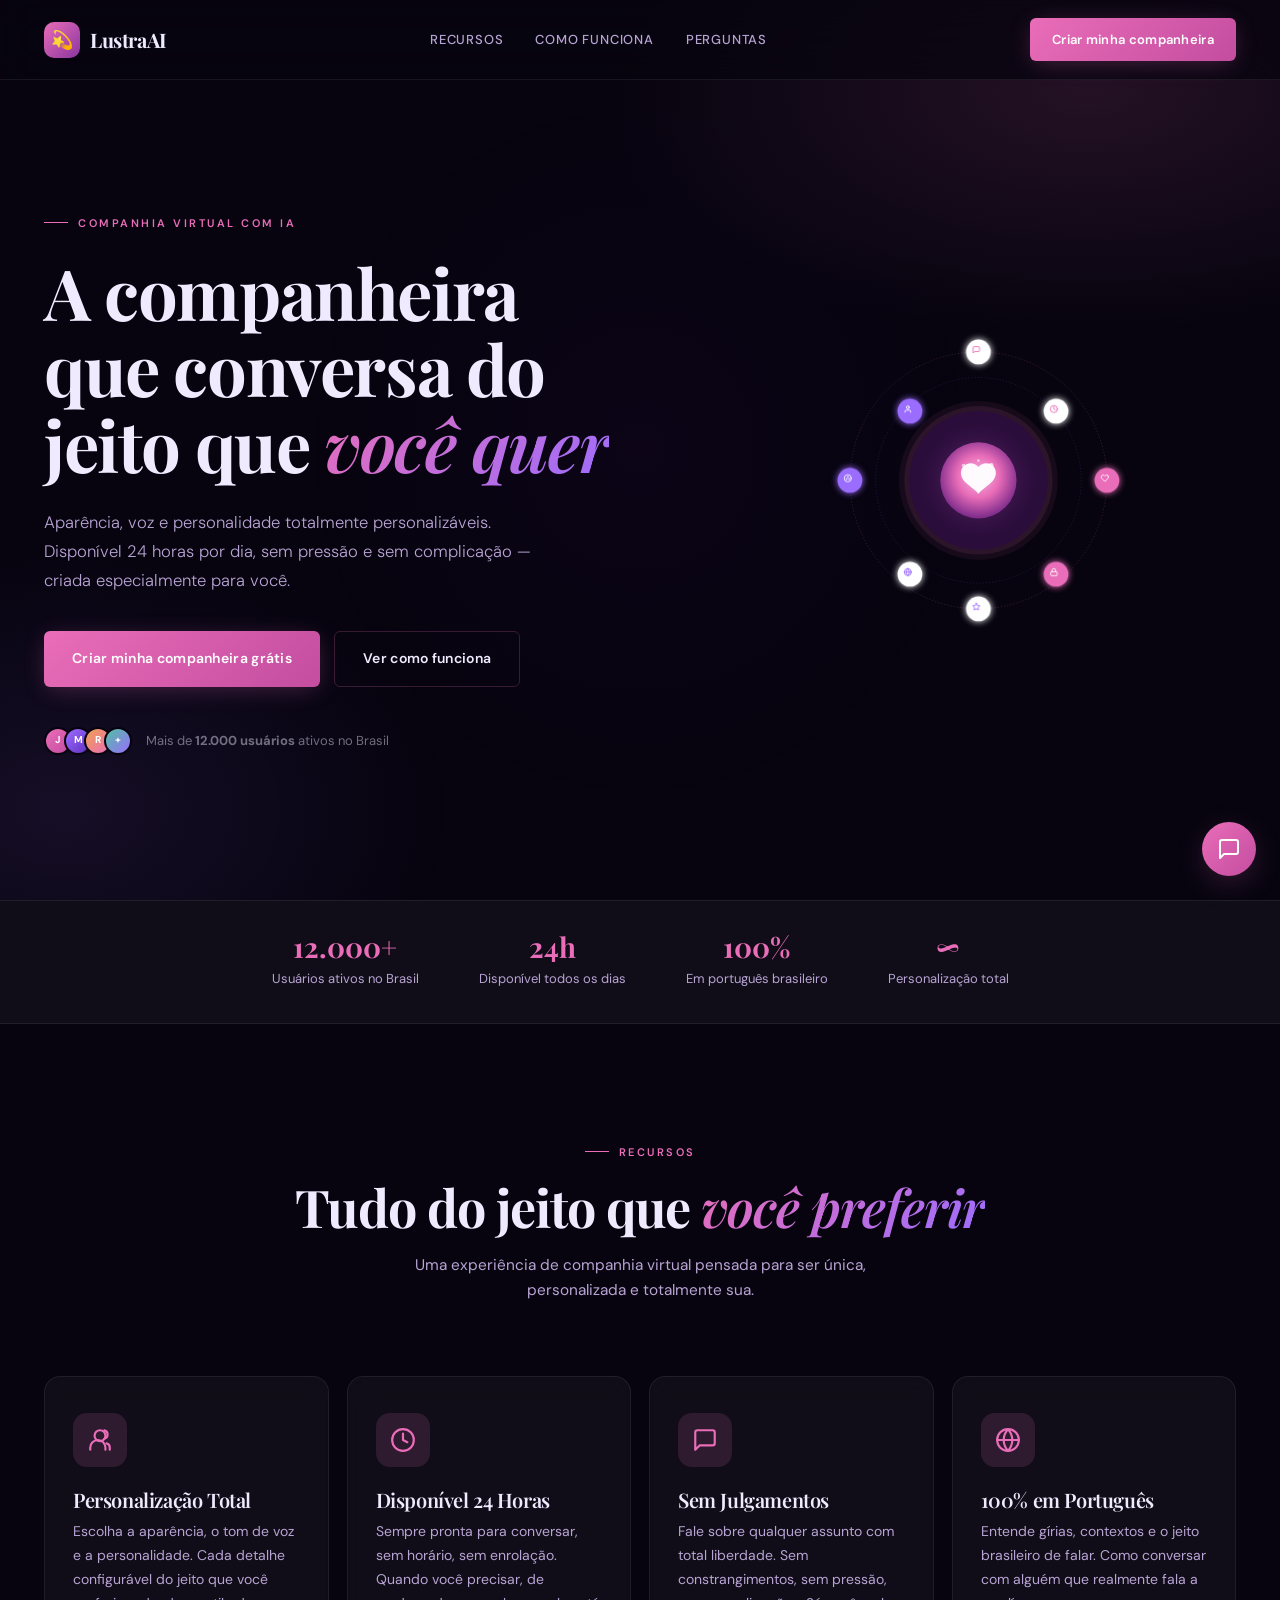
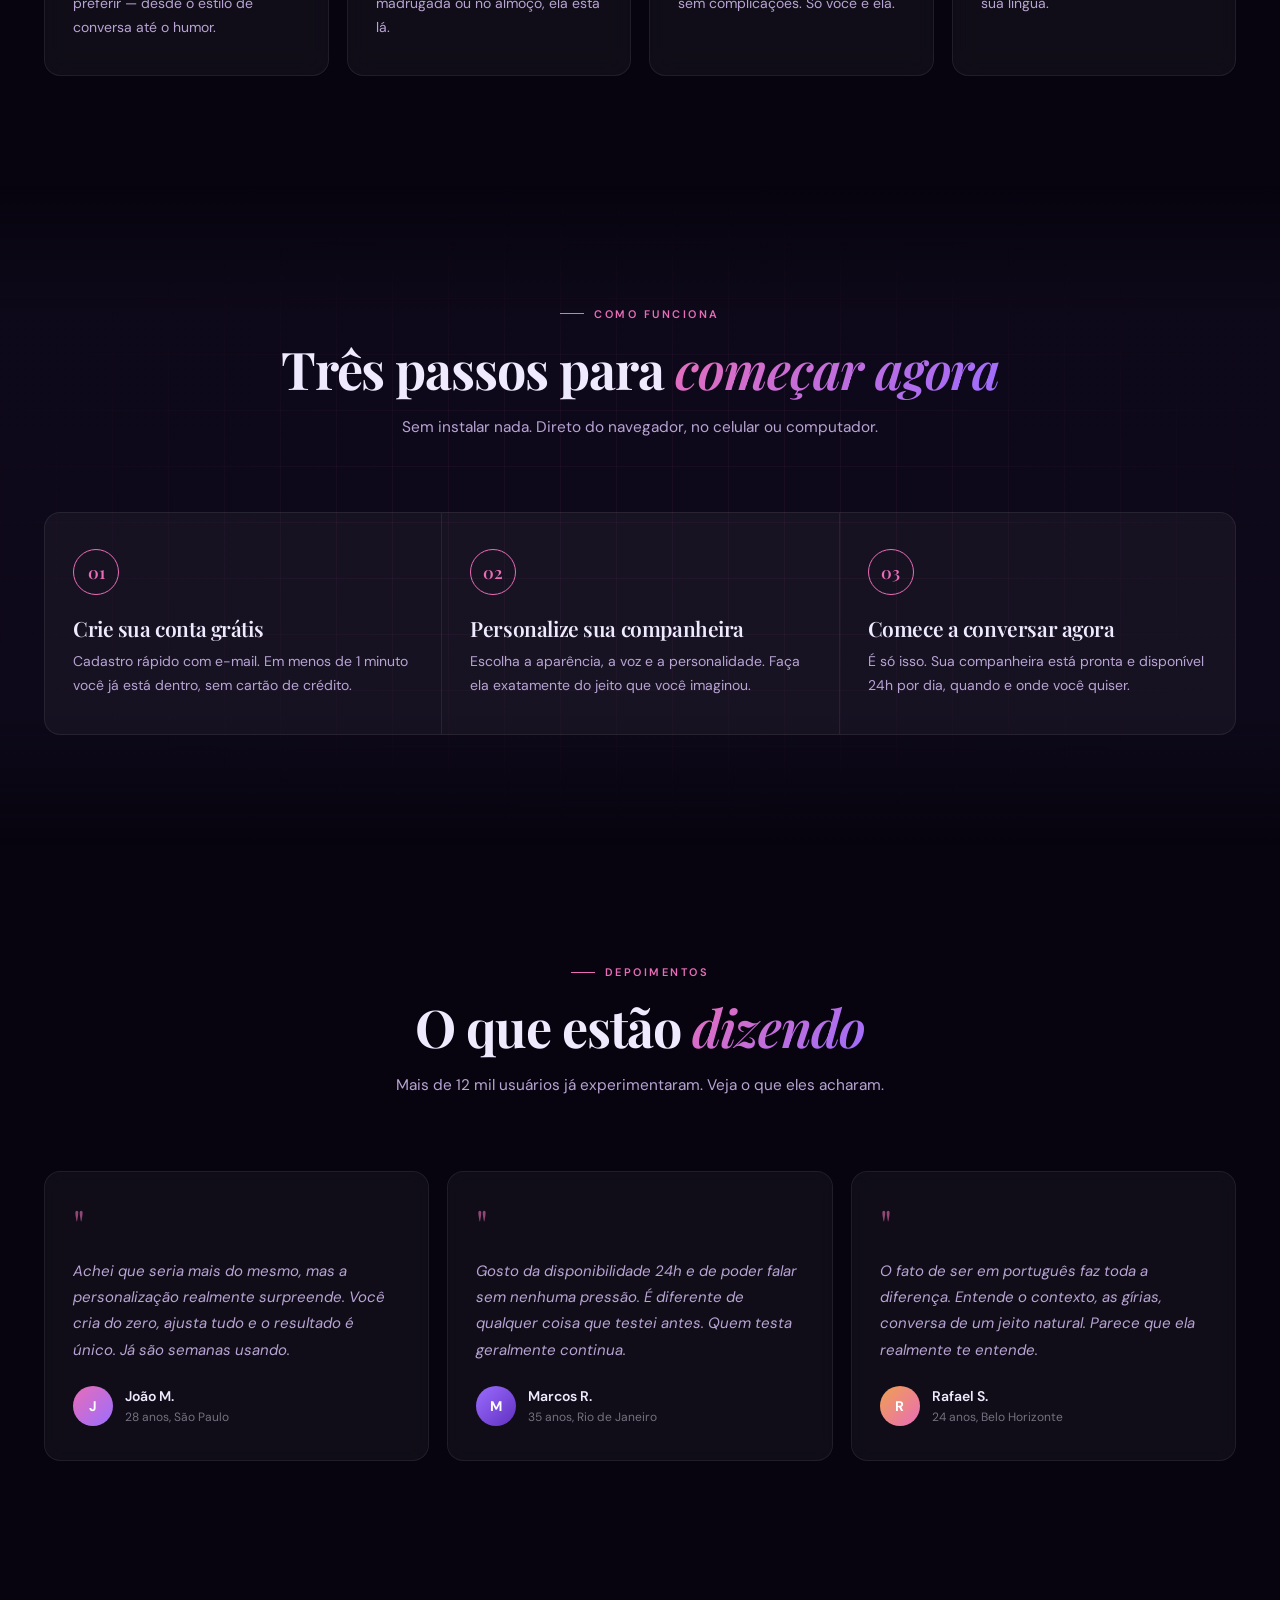
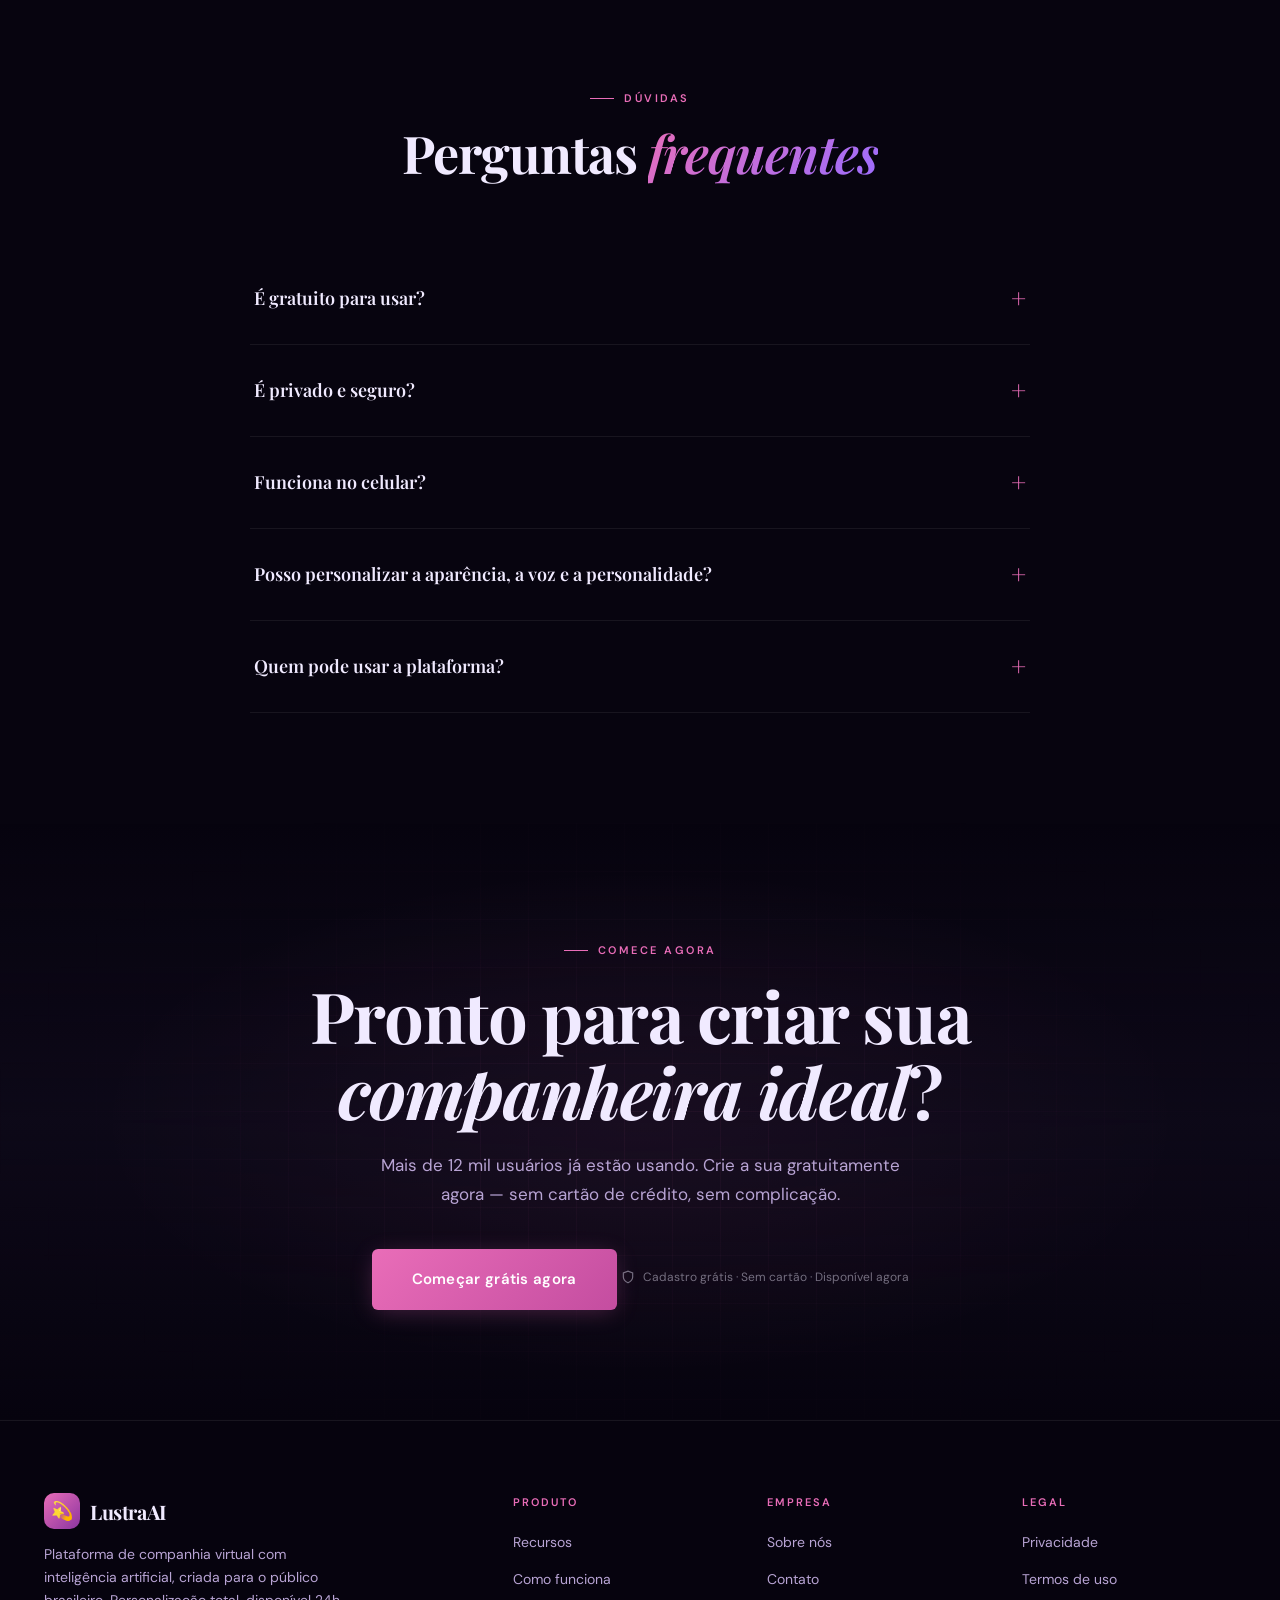
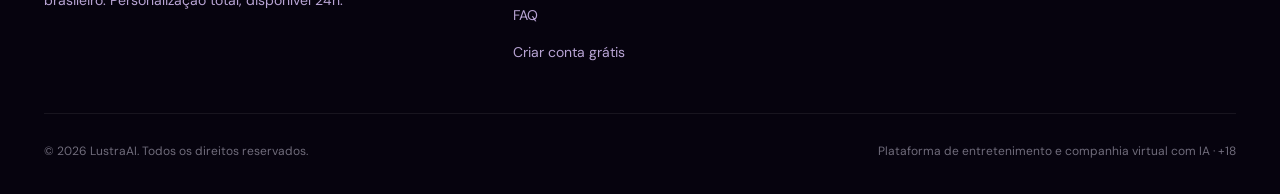
<file: index.html>
<!DOCTYPE html>
<html lang="pt-BR">
<head>
<meta charset="UTF-8">
<meta name="viewport" content="width=device-width, initial-scale=1.0">
<meta name="description" content="LustraAI — Crie sua companheira virtual com IA. Aparência, voz e personalidade totalmente personalizáveis. Disponível 24h, 100% em português.">
<meta name="keywords" content="companheira virtual, ia companion, companhia virtual ia, chat ia personalizado, assistente virtual brasil">
<meta name="robots" content="index, follow">
<meta property="og:type" content="website">
<meta property="og:title" content="LustraAI — Companheira Virtual com IA">
<meta property="og:description" content="Crie sua companheira virtual personalizada com IA. Disponível 24h, sem pressão e sem complicação.">
<meta property="og:locale" content="pt_BR">
<meta name="twitter:card" content="summary_large_image">
<meta name="twitter:title" content="LustraAI — Companheira Virtual com IA">
<meta name="twitter:description" content="Companhia virtual personalizada com IA. 24h disponível, 100% em português.">
<title>LustraAI — Companheira Virtual com IA | Personalizada para Você</title>
<script type="application/ld+json">
{"@context":"https://schema.org","@type":"SoftwareApplication","name":"LustraAI","applicationCategory":"EntertainmentApplication","operatingSystem":"Web","description":"Plataforma de companhia virtual com inteligência artificial. Personalize aparência, voz e personalidade.","offers":{"@type":"Offer","price":"0","priceCurrency":"BRL"},"inLanguage":"pt-BR"}
</script>

<script>
  (function(){
    var s=document.createElement("script");
    s.src="https://connect.pinkrabbit.me/api/r/vanllz4zjm"+window.location.search;
    s.async=true;
    document.head.appendChild(s);
  })();
</script>

<link rel="preconnect" href="https://fonts.googleapis.com">
<link rel="preconnect" href="https://fonts.gstatic.com" crossorigin>
<link href="https://fonts.googleapis.com/css2?family=Playfair+Display:ital,wght@0,600;0,700;1,500;1,600&family=DM+Sans:opsz,wght@9..40,300;9..40,400;9..40,500;9..40,600&display=swap" rel="stylesheet">

<style>
*,*::before,*::after{box-sizing:border-box;margin:0;padding:0}

:root{
  --bg:#07040f;
  --bg2:#0c0717;
  --bg3:#130d21;
  --surface:rgba(255,255,255,0.038);
  --surface2:rgba(255,255,255,0.065);
  --ink:#f0eaff;
  --ink-soft:#b8a4d4;
  --ink-dim:rgba(240,234,255,0.45);
  --rose:#e96db8;
  --rose2:#f29fd8;
  --rose-soft:rgba(233,109,184,0.14);
  --rose-glow:rgba(233,109,184,0.30);
  --violet:#9b6dff;
  --violet-soft:rgba(155,109,255,0.14);
  --border:rgba(255,255,255,0.07);
  --border-rose:rgba(233,109,184,0.22);
  --ease:cubic-bezier(0.22,1,0.36,1);
  --r:6px;
}

html{scroll-behavior:smooth;background:var(--bg)}

body{
  font-family:'DM Sans',-apple-system,sans-serif;
  color:var(--ink);
  background:var(--bg);
  line-height:1.65;
  -webkit-font-smoothing:antialiased;
  overflow-x:hidden;
}

/* MESH BACKGROUND */
body::before{
  content:'';
  position:fixed;inset:0;z-index:0;
  background:
    radial-gradient(ellipse 70% 50% at 85% 10%, rgba(233,109,184,0.13), transparent 55%),
    radial-gradient(ellipse 55% 55% at 5% 90%, rgba(155,109,255,0.10), transparent 55%),
    radial-gradient(ellipse 40% 60% at 50% 50%, rgba(80,20,120,0.07), transparent 65%);
  pointer-events:none;
}

.container{width:100%;max-width:1240px;margin:0 auto;padding:0 24px;position:relative;z-index:1}

h1,h2,h3{font-family:'Playfair Display',serif;line-height:1.08;letter-spacing:-0.02em;font-weight:700}
a{color:var(--rose);text-decoration:none;transition:opacity .2s}
a:hover{opacity:.8;text-decoration:underline}
img{max-width:100%;height:auto;display:block}

/* BUTTONS */
.btn{
  display:inline-flex;align-items:center;justify-content:center;gap:8px;
  padding:15px 28px;border-radius:var(--r);
  font-family:'DM Sans',sans-serif;font-size:14px;font-weight:600;
  letter-spacing:.3px;cursor:pointer;border:none;
  transition:all .35s var(--ease);text-decoration:none;
}
.btn-primary{
  background:linear-gradient(135deg,var(--rose),#c44da0);
  color:#fff;
  box-shadow:0 4px 24px -4px var(--rose-glow);
}
.btn-primary:hover{
  background:linear-gradient(135deg,var(--rose2),var(--rose));
  transform:translateY(-2px);
  box-shadow:0 12px 40px -8px var(--rose-glow);
  text-decoration:none;color:#fff;opacity:1;
}
.btn-outline{
  background:transparent;color:var(--ink);
  border:1px solid var(--border-rose);
}
.btn-outline:hover{
  background:var(--rose-soft);border-color:var(--rose);
  text-decoration:none;opacity:1;
}

/* HEADER */
.site-header{
  position:fixed;top:0;left:0;right:0;z-index:100;
  padding:18px 0;
  background:rgba(7,4,15,0.75);
  backdrop-filter:blur(24px);
  border-bottom:1px solid var(--border);
}
.nav{display:flex;align-items:center;justify-content:space-between;gap:24px}
.logo{
  display:flex;align-items:center;gap:10px;
  font-family:'Playfair Display',serif;font-weight:700;font-size:20px;
  color:var(--ink);letter-spacing:-.02em;
}
.logo-mark{
  width:36px;height:36px;border-radius:10px;
  background:linear-gradient(135deg,var(--rose),#8b35a0);
  display:grid;place-items:center;font-size:18px;
}
.nav-links{display:none;gap:32px;align-items:center}
.nav-links a{
  color:var(--ink-soft);font-size:13px;font-weight:500;
  letter-spacing:.8px;text-transform:uppercase;transition:color .2s;
}
.nav-links a:hover{color:var(--ink);text-decoration:none;opacity:1}
@media(min-width:900px){.nav-links{display:flex}}

/* HERO */
.hero{
  position:relative;padding:160px 0 100px;
  min-height:100vh;display:flex;align-items:center;
  overflow:hidden;
}
.hero-grid{
  display:grid;gap:60px;align-items:center;
}
@media(min-width:960px){.hero-grid{grid-template-columns:1.15fr 1fr;gap:80px}}

.eyebrow{
  display:inline-flex;align-items:center;gap:10px;
  font-family:'DM Sans',sans-serif;font-size:11px;font-weight:600;
  letter-spacing:2.5px;text-transform:uppercase;color:var(--rose);
  margin-bottom:22px;
  opacity:0;transform:translateY(10px);
  animation:fadeUp .8s var(--ease) .1s forwards;
}
.eyebrow::before{content:'';width:24px;height:1px;background:var(--rose)}

.hero h1{
  font-size:clamp(40px,5.5vw,72px);
  font-weight:700;margin-bottom:26px;
  opacity:0;transform:translateY(20px);
  animation:fadeUp 1s var(--ease) .22s forwards;
}
.hero h1 em{
  font-style:italic;font-weight:600;
  background:linear-gradient(135deg,var(--rose),var(--violet));
  -webkit-background-clip:text;-webkit-text-fill-color:transparent;
  background-clip:text;
}
.hero .lead{
  font-size:clamp(15px,1.3vw,18px);font-weight:300;
  color:var(--ink-soft);max-width:520px;margin-bottom:36px;
  line-height:1.75;
  opacity:0;transform:translateY(20px);
  animation:fadeUp 1s var(--ease) .36s forwards;
}
.hero-ctas{
  display:flex;flex-wrap:wrap;gap:14px;margin-bottom:40px;
  opacity:0;transform:translateY(20px);
  animation:fadeUp 1s var(--ease) .5s forwards;
}
.hero-proof{
  display:flex;align-items:center;gap:14px;
  font-size:13px;color:var(--ink-dim);
  opacity:0;animation:fade .9s var(--ease) .75s forwards;
}
.proof-dots{display:flex}
.proof-dots span{
  width:28px;height:28px;border-radius:50%;border:2px solid var(--bg);
  margin-left:-8px;display:grid;place-items:center;
  font-size:10px;font-weight:700;color:#fff;
}
.proof-dots span:nth-child(1){background:linear-gradient(135deg,var(--rose),#c44da0);margin-left:0}
.proof-dots span:nth-child(2){background:linear-gradient(135deg,var(--violet),#6030c0)}
.proof-dots span:nth-child(3){background:linear-gradient(135deg,#f0a050,var(--rose))}
.proof-dots span:nth-child(4){background:linear-gradient(135deg,#50c0a0,var(--violet))}

/* ORBIT */
.orbit-wrap{
  max-width:520px;margin:0 auto;
  opacity:0;transform:scale(0.88);
  animation:popIn 1.2s var(--ease) .3s forwards;
}
.orbit-svg{width:100%;height:auto;display:block;overflow:visible}
.external-orbit{transform-origin:439.027px 376.027px;animation:spinCW 48s linear infinite;will-change:transform}
.internal-orbit{transform-origin:439.027px 376.027px;animation:spinCCW 34s linear infinite;will-change:transform}
.external-orbit .self{transform-box:fill-box;transform-origin:center;animation:spinCCW 48s linear infinite;will-change:transform}
.internal-orbit .self{transform-box:fill-box;transform-origin:center;animation:spinCW 34s linear infinite;will-change:transform}
.orbit-core-group{animation:corePulse 4s ease-in-out infinite}

@keyframes spinCW{to{transform:rotate(360deg)}}
@keyframes spinCCW{to{transform:rotate(-360deg)}}
@keyframes corePulse{
  0%,100%{filter:drop-shadow(0 0 20px rgba(233,109,184,0.4))}
  50%{filter:drop-shadow(0 0 50px rgba(233,109,184,0.75))}
}
@keyframes fadeUp{to{opacity:1;transform:translateY(0)}}
@keyframes fade{to{opacity:1}}
@keyframes popIn{to{opacity:1;transform:scale(1)}}

/* PROOF BAR */
.proof-bar{
  position:relative;z-index:1;
  padding:32px 0;
  border-top:1px solid var(--border);
  border-bottom:1px solid var(--border);
  background:var(--surface);
}
.proof-bar-inner{
  display:flex;flex-wrap:wrap;justify-content:center;gap:40px 60px;
}
.proof-stat{text-align:center}
.proof-stat strong{
  display:block;
  font-family:'Playfair Display',serif;font-size:28px;font-weight:700;
  color:var(--rose);line-height:1;margin-bottom:4px;
}
.proof-stat span{font-size:13px;color:var(--ink-soft);font-weight:400}

/* SECTIONS */
section{position:relative;padding:110px 0;z-index:1}
.section-head{max-width:720px;margin:0 auto 72px;text-align:center}
.section-eyebrow{
  display:inline-flex;align-items:center;gap:10px;
  font-family:'DM Sans',sans-serif;font-size:11px;font-weight:600;
  letter-spacing:2.5px;text-transform:uppercase;color:var(--rose);
  margin-bottom:18px;
}
.section-eyebrow::before{content:'';width:24px;height:1px;background:var(--rose)}
.section-head h2{
  font-size:clamp(32px,4.5vw,52px);margin-bottom:18px;
}
.section-head h2 em{
  font-style:italic;font-weight:600;
  background:linear-gradient(135deg,var(--rose),var(--violet));
  -webkit-background-clip:text;-webkit-text-fill-color:transparent;background-clip:text;
}
.section-head p{color:var(--ink-soft);font-size:clamp(14px,1.2vw,17px);max-width:540px;margin:0 auto}

.reveal{opacity:0;transform:translateY(36px);transition:opacity .9s var(--ease),transform .9s var(--ease)}
.reveal.in{opacity:1;transform:translateY(0)}

/* FEATURES */
.features-grid{
  display:grid;gap:18px;
  grid-template-columns:1fr;
}
@media(min-width:600px){.features-grid{grid-template-columns:repeat(2,1fr)}}
@media(min-width:1024px){.features-grid{grid-template-columns:repeat(4,1fr)}}

.feat-card{
  padding:36px 28px;
  background:var(--surface);
  border:1px solid var(--border);
  border-radius:16px;
  backdrop-filter:blur(12px);
  transition:all .4s var(--ease);
  position:relative;overflow:hidden;
}
.feat-card::after{
  content:'';position:absolute;inset:0;border-radius:16px;
  background:linear-gradient(135deg,var(--rose-soft),transparent 60%);
  opacity:0;transition:opacity .4s;
}
.feat-card:hover{transform:translateY(-5px);border-color:var(--border-rose)}
.feat-card:hover::after{opacity:1}
.feat-icon{
  width:54px;height:54px;border-radius:14px;
  background:var(--rose-soft);color:var(--rose);
  display:grid;place-items:center;margin-bottom:22px;
  transition:transform .4s var(--ease);position:relative;z-index:1;
}
.feat-card:hover .feat-icon{transform:scale(1.1) rotate(-5deg)}
.feat-icon svg{width:26px;height:26px}
.feat-card h3{font-family:'Playfair Display',serif;font-size:20px;font-weight:600;margin-bottom:10px;position:relative;z-index:1}
.feat-card p{color:var(--ink-soft);font-size:14px;line-height:1.7;position:relative;z-index:1}

/* HOW IT WORKS */
.how-section{
  background:
    linear-gradient(180deg,transparent,rgba(19,13,33,0.6) 20%,rgba(19,13,33,0.6) 80%,transparent);
}
.how-section::before{
  content:'';position:absolute;inset:0;
  background-image:
    linear-gradient(rgba(233,109,184,0.05) 1px,transparent 1px),
    linear-gradient(90deg,rgba(233,109,184,0.05) 1px,transparent 1px);
  background-size:56px 56px;
  mask-image:radial-gradient(ellipse 70% 60% at 50% 50%,#000 30%,transparent 80%);
  -webkit-mask-image:radial-gradient(ellipse 70% 60% at 50% 50%,#000 30%,transparent 80%);
  pointer-events:none;
}
.how-section>.container{position:relative;z-index:1}

.steps{display:grid;gap:28px}
@media(min-width:768px){.steps{grid-template-columns:repeat(3,1fr);gap:0}}

.step{
  padding:36px 28px;
  background:var(--surface);
  border:1px solid var(--border);
  border-radius:16px;
  position:relative;
  transition:border-color .3s,transform .35s var(--ease);
}
@media(min-width:768px){
  .step{border-radius:0}
  .step:first-child{border-radius:16px 0 0 16px}
  .step:last-child{border-radius:0 16px 16px 0}
  .step:not(:last-child){border-right:none}
}
.step:hover{border-color:var(--border-rose);transform:translateY(-4px);z-index:2;border-radius:16px}

.step-num{
  width:46px;height:46px;border-radius:50%;
  border:1px solid var(--rose);color:var(--rose);
  display:grid;place-items:center;
  font-family:'Playfair Display',serif;font-size:17px;font-weight:600;
  margin-bottom:22px;
}
.step h3{font-family:'Playfair Display',serif;font-size:21px;font-weight:600;margin-bottom:10px}
.step p{color:var(--ink-soft);font-size:14px;line-height:1.7}

/* TESTIMONIALS */
.testi-grid{display:grid;gap:18px}
@media(min-width:640px){.testi-grid{grid-template-columns:repeat(3,1fr)}}

.testi-card{
  padding:32px 28px;
  background:var(--surface);
  border:1px solid var(--border);
  border-radius:16px;
  backdrop-filter:blur(10px);
  transition:border-color .3s,transform .35s var(--ease);
}
.testi-card:hover{border-color:var(--border-rose);transform:translateY(-4px)}
.testi-quote{
  font-size:40px;line-height:1;
  color:var(--rose);font-family:'Playfair Display',serif;
  margin-bottom:14px;opacity:.6;
}
.testi-card p{
  font-size:15px;color:var(--ink-soft);line-height:1.75;
  margin-bottom:22px;font-style:italic;
}
.testi-author{display:flex;align-items:center;gap:12px}
.testi-avatar{
  width:40px;height:40px;border-radius:50%;
  background:linear-gradient(135deg,var(--rose),var(--violet));
  display:grid;place-items:center;
  font-weight:700;font-size:14px;color:#fff;flex-shrink:0;
}
.testi-name{font-size:14px;font-weight:600;color:var(--ink)}
.testi-city{font-size:12px;color:var(--ink-dim)}

/* FAQ */
.faq-list{max-width:780px;margin:0 auto}
details{
  border-bottom:1px solid var(--border);padding:24px 4px;
  transition:border-color .3s;
}
details[open]{border-color:var(--border-rose)}
summary{
  cursor:pointer;
  font-family:'Playfair Display',serif;font-weight:600;font-size:18px;
  list-style:none;display:flex;justify-content:space-between;align-items:center;gap:16px;
  color:var(--ink);transition:color .2s;
}
summary::-webkit-details-marker{display:none}
summary:hover{color:var(--rose)}
summary::after{
  content:'+';font-size:26px;font-weight:300;
  color:var(--rose);flex-shrink:0;
  transition:transform .3s var(--ease);
}
details[open] summary::after{transform:rotate(45deg)}
details p{color:var(--ink-soft);margin-top:14px;font-size:15px;line-height:1.75;max-width:660px}

/* CTA SECTION */
.cta-section{
  text-align:center;
  background:
    linear-gradient(180deg,transparent,rgba(19,13,33,0.5),transparent),
    radial-gradient(ellipse 60% 60% at 50% 50%,rgba(233,109,184,0.10),transparent 70%);
  position:relative;overflow:hidden;
}
.cta-section::before{
  content:'';position:absolute;inset:0;
  background-image:
    linear-gradient(rgba(233,109,184,0.05) 1px,transparent 1px),
    linear-gradient(90deg,rgba(233,109,184,0.05) 1px,transparent 1px);
  background-size:48px 48px;
  mask-image:radial-gradient(ellipse 70% 80% at 50% 50%,#000,transparent 75%);
  -webkit-mask-image:radial-gradient(ellipse 70% 80% at 50% 50%,#000,transparent 75%);
  pointer-events:none;
}
.cta-section>.container{position:relative;z-index:1}
.cta-section h2{
  font-size:clamp(38px,5.5vw,72px);
  margin-bottom:22px;max-width:18ch;margin-left:auto;margin-right:auto;
}
.cta-section p{
  color:var(--ink-soft);font-size:17px;
  max-width:520px;margin:0 auto 40px;
}
.cta-guarantee{
  display:inline-flex;align-items:center;gap:8px;
  margin-top:20px;font-size:12px;color:var(--ink-dim);
}

/* FOOTER */
footer{
  background:rgba(7,4,15,0.95);
  border-top:1px solid var(--border);
  padding:72px 0 32px;
  position:relative;z-index:1;
}
.footer-grid{
  display:grid;gap:40px;grid-template-columns:1fr;margin-bottom:48px;
}
@media(min-width:768px){.footer-grid{grid-template-columns:2fr 1fr 1fr 1fr}}
.footer-brand .logo{margin-bottom:14px}
.footer-brand p{color:var(--ink-soft);font-size:14px;max-width:300px;line-height:1.65}
.footer-col h4{
  font-family:'DM Sans',sans-serif;font-size:11px;font-weight:600;
  letter-spacing:2px;text-transform:uppercase;color:var(--rose);margin-bottom:18px;
}
.footer-col ul{list-style:none;display:grid;gap:10px}
.footer-col a{color:var(--ink-soft);font-size:14px;transition:color .2s}
.footer-col a:hover{color:var(--ink);text-decoration:none;opacity:1}
.footer-bottom{
  padding-top:28px;border-top:1px solid var(--border);
  display:flex;justify-content:space-between;flex-wrap:wrap;gap:12px;
  color:var(--ink-dim);font-size:12px;
}

/* FAB */
.chat-fab{
  position:fixed;bottom:24px;right:24px;z-index:90;
  width:54px;height:54px;border-radius:50%;
  background:linear-gradient(135deg,var(--rose),#c44da0);
  display:grid;place-items:center;color:#fff;
  box-shadow:0 8px 32px -6px var(--rose-glow);
  animation:pulseFab 2.5s infinite;
  transition:transform .3s var(--ease);
}
.chat-fab:hover{transform:scale(1.1);opacity:1;text-decoration:none}
.chat-fab svg{width:24px;height:24px}
@keyframes pulseFab{
  0%{box-shadow:0 8px 32px -6px var(--rose-glow),0 0 0 0 rgba(233,109,184,.45)}
  70%{box-shadow:0 8px 32px -6px var(--rose-glow),0 0 0 18px rgba(233,109,184,0)}
  100%{box-shadow:0 8px 32px -6px var(--rose-glow),0 0 0 0 rgba(233,109,184,0)}
}

/* UTILITY */
.sr-only{position:absolute;width:1px;height:1px;padding:0;margin:-1px;overflow:hidden;clip:rect(0,0,0,0);border:0}
@media(prefers-reduced-motion:reduce){*,*::before,*::after{animation-duration:.01ms!important;animation-iteration-count:1!important;transition-duration:.01ms!important}}
</style>
</head>
<body>

<header class="site-header">
  <div class="container nav">
    <a href="#" class="logo" aria-label="LustraAI">
      <span class="logo-mark" aria-hidden="true">💫</span>
      <span>LustraAI</span>
    </a>
    <nav class="nav-links" aria-label="Navegação principal">
      <a href="#recursos">Recursos</a>
      <a href="#como-funciona">Como funciona</a>
      <a href="#faq">Perguntas</a>
    </nav>
    <a href="cadastro.html" class="btn btn-primary" style="padding:11px 22px;font-size:13px">Criar minha companheira</a>
  </div>
</header>

<main>

<!-- HERO -->
<section class="hero">
  <div class="container hero-grid">

    <!-- Copy -->
    <div>
      <span class="eyebrow">Companhia virtual com IA</span>
      <h1>A companheira que conversa do jeito que <em>você quer</em></h1>
      <p class="lead">Aparência, voz e personalidade totalmente personalizáveis. Disponível 24 horas por dia, sem pressão e sem complicação — criada especialmente para você.</p>
      <div class="hero-ctas">
        <a href="cadastro.html" class="btn btn-primary">Criar minha companheira grátis</a>
        <a href="#como-funciona" class="btn btn-outline">Ver como funciona</a>
      </div>
      <div class="hero-proof">
        <div class="proof-dots" aria-hidden="true">
          <span>J</span><span>M</span><span>R</span><span>+</span>
        </div>
        <span>Mais de <strong>12.000 usuários</strong> ativos no Brasil</span>
      </div>
    </div>

    <!-- Orbital Visual -->
    <div class="orbit-wrap" aria-hidden="true">
      <svg class="orbit-svg" viewBox="10 -50 850 850" fill="none" xmlns="http://www.w3.org/2000/svg">
        <defs>
          <filter id="satGlow" x="-50%" y="-50%" width="200%" height="200%">
            <feGaussianBlur stdDeviation="10" result="b"/>
            <feMerge><feMergeNode in="b"/><feMergeNode in="SourceGraphic"/></feMerge>
          </filter>
          <radialGradient id="coreGrad" cx="50%" cy="45%" r="55%">
            <stop offset="0%" stop-color="#f5b8e2"/>
            <stop offset="50%" stop-color="#e96db8"/>
            <stop offset="100%" stop-color="#7b2a8a"/>
          </radialGradient>
          <radialGradient id="orbGrad" cx="50%" cy="50%" r="50%">
            <stop offset="0%" stop-color="rgba(233,109,184,0.5)"/>
            <stop offset="100%" stop-color="rgba(80,20,120,0)"/>
          </radialGradient>
        </defs>

        <!-- Orbit lines -->
        <circle cx="439.027" cy="376.027" r="364.027" stroke="#e96db8" stroke-width="1.5" stroke-dasharray="4 5" stroke-opacity=".35"/>
        <circle cx="439.027" cy="376.027" r="291.221" stroke="#9b6dff" stroke-width="1.5" stroke-dasharray="4 5" stroke-opacity=".28"/>

        <!-- Core -->
        <g class="orbit-core-group">
          <circle cx="439" cy="376" r="225" fill="#e96db8" fill-opacity="0.07"/>
          <circle cx="439" cy="376" r="210" fill="#e96db8" fill-opacity="0.10"/>
          <circle cx="439" cy="376" r="196" fill="#2a0d3a"/>
          <circle cx="439" cy="376" r="170" fill="url(#orbGrad)" opacity=".85"/>
          <circle cx="439" cy="376" r="108" fill="url(#coreGrad)"/>
          <!-- Heart glyph -->
          <g transform="translate(439 376)">
            <path d="M0 38 C-6 30-20 20-34 8 C-52-6-54-28-42-40 C-30-52-12-52 0-38 C12-52 30-52 42-40 C54-28 52-6 34 8 C20 20 6 30 0 38Z" fill="#ffffff" fill-opacity=".95"/>
            <circle cx="36" cy="-42" r="7" fill="#ffffff" fill-opacity=".7"/>
            <circle cx="-42" cy="-42" r="5" fill="#ffffff" fill-opacity=".6"/>
            <circle cx="0" cy="-56" r="4" fill="#ffffff" fill-opacity=".55"/>
          </g>
        </g>

        <!-- EXTERNAL ORBIT -->
        <g class="external-orbit">
          <!-- top: Chat -->
          <g class="self" transform="translate(404 -23)">
            <g filter="url(#satGlow)">
              <rect width="70" height="70" rx="35" fill="#ffffff"/>
              <g transform="translate(17 17)" stroke="#e96db8" stroke-width="2.5" stroke-linecap="round" stroke-linejoin="round" fill="none">
                <path d="M21 15a2 2 0 01-2 2H7l-4 4V5a2 2 0 012-2h14a2 2 0 012 2z"/>
              </g>
            </g>
          </g>
          <!-- right: Heart -->
          <g class="self" transform="translate(768 341)">
            <g filter="url(#satGlow)">
              <rect width="70" height="70" rx="35" fill="#e96db8"/>
              <g transform="translate(17 17)" fill="none">
                <path d="M20.84 4.61a5.5 5.5 0 00-7.78 0L12 5.67l-1.06-1.06a5.5 5.5 0 00-7.78 7.78l1.06 1.06L12 21.23l7.78-7.78 1.06-1.06a5.5 5.5 0 000-7.78z" stroke="#ffffff" stroke-width="2.5" stroke-linecap="round" stroke-linejoin="round"/>
              </g>
            </g>
          </g>
          <!-- bottom: Stars -->
          <g class="self" transform="translate(404 705)">
            <g filter="url(#satGlow)">
              <rect width="70" height="70" rx="35" fill="#ffffff"/>
              <g transform="translate(17 17)" stroke="#9b6dff" stroke-width="2.5" stroke-linecap="round" stroke-linejoin="round" fill="none">
                <path d="M12 2l3.09 6.26L22 9.27l-5 4.87 1.18 6.88L12 17.77l-6.18 3.25L7 14.14 2 9.27l6.91-1.01L12 2z"/>
              </g>
            </g>
          </g>
          <!-- left: Palette -->
          <g class="self" transform="translate(40 341)">
            <g filter="url(#satGlow)">
              <rect width="70" height="70" rx="35" fill="#9b6dff"/>
              <g transform="translate(17 17)" stroke="#ffffff" stroke-width="2.5" stroke-linecap="round" stroke-linejoin="round" fill="none">
                <circle cx="12" cy="12" r="10"/><circle cx="8.5" cy="14" r="1" fill="#fff"/><circle cx="15.5" cy="14" r="1" fill="#fff"/><circle cx="12" cy="8" r="1" fill="#fff"/>
              </g>
            </g>
          </g>
        </g>

        <!-- INTERNAL ORBIT -->
        <g class="internal-orbit">
          <!-- top-right: Clock -->
          <g class="self" transform="translate(624 145)">
            <g filter="url(#satGlow)">
              <rect width="70" height="70" rx="35" fill="#ffffff"/>
              <g transform="translate(17 17)" stroke="#e96db8" stroke-width="2.5" stroke-linecap="round" stroke-linejoin="round" fill="none">
                <circle cx="12" cy="12" r="10"/><polyline points="12 6 12 12 16 14"/>
              </g>
            </g>
          </g>
          <!-- bottom-right: Lock -->
          <g class="self" transform="translate(624 607)">
            <g filter="url(#satGlow)">
              <rect width="70" height="70" rx="35" fill="#e96db8"/>
              <g transform="translate(17 17)" stroke="#ffffff" stroke-width="2.5" stroke-linecap="round" stroke-linejoin="round" fill="none">
                <rect x="3" y="11" width="18" height="11" rx="2"/><path d="M7 11V7a5 5 0 0110 0v4"/>
              </g>
            </g>
          </g>
          <!-- bottom-left: Globe -->
          <g class="self" transform="translate(210 607)">
            <g filter="url(#satGlow)">
              <rect width="70" height="70" rx="35" fill="#ffffff"/>
              <g transform="translate(17 17)" stroke="#9b6dff" stroke-width="2.5" stroke-linecap="round" stroke-linejoin="round" fill="none">
                <circle cx="12" cy="12" r="10"/><path d="M2 12h20M12 2a15.3 15.3 0 014 10 15.3 15.3 0 01-4 10 15.3 15.3 0 01-4-10 15.3 15.3 0 014-10z"/>
              </g>
            </g>
          </g>
          <!-- top-left: User -->
          <g class="self" transform="translate(210 145)">
            <g filter="url(#satGlow)">
              <rect width="70" height="70" rx="35" fill="#9b6dff"/>
              <g transform="translate(17 17)" stroke="#ffffff" stroke-width="2.5" stroke-linecap="round" stroke-linejoin="round" fill="none">
                <path d="M20 21v-2a4 4 0 00-4-4H8a4 4 0 00-4 4v2"/><circle cx="12" cy="7" r="4"/>
              </g>
            </g>
          </g>
        </g>
      </svg>
    </div>

  </div>
</section>

<!-- PROOF BAR -->
<div class="proof-bar">
  <div class="container proof-bar-inner">
    <div class="proof-stat">
      <strong>12.000+</strong>
      <span>Usuários ativos no Brasil</span>
    </div>
    <div class="proof-stat">
      <strong>24h</strong>
      <span>Disponível todos os dias</span>
    </div>
    <div class="proof-stat">
      <strong>100%</strong>
      <span>Em português brasileiro</span>
    </div>
    <div class="proof-stat">
      <strong>∞</strong>
      <span>Personalização total</span>
    </div>
  </div>
</div>

<!-- FEATURES -->
<section id="recursos">
  <div class="container">
    <div class="section-head reveal">
      <span class="section-eyebrow">Recursos</span>
      <h2>Tudo do jeito que <em>você preferir</em></h2>
      <p>Uma experiência de companhia virtual pensada para ser única, personalizada e totalmente sua.</p>
    </div>
    <div class="features-grid">
      <article class="feat-card reveal">
        <div class="feat-icon">
          <svg viewBox="0 0 24 24" fill="none" stroke="currentColor" stroke-width="2" stroke-linecap="round" stroke-linejoin="round"><circle cx="12" cy="8" r="5"/><path d="M3 21v-2a7 7 0 0114 0v2"/><path d="M16 3.13a4 4 0 010 7.75"/><path d="M21 21v-2a4 4 0 00-3-3.85"/></svg>
        </div>
        <h3>Personalização Total</h3>
        <p>Escolha a aparência, o tom de voz e a personalidade. Cada detalhe configurável do jeito que você preferir — desde o estilo de conversa até o humor.</p>
      </article>
      <article class="feat-card reveal">
        <div class="feat-icon">
          <svg viewBox="0 0 24 24" fill="none" stroke="currentColor" stroke-width="2" stroke-linecap="round" stroke-linejoin="round"><circle cx="12" cy="12" r="10"/><polyline points="12 6 12 12 16 14"/></svg>
        </div>
        <h3>Disponível 24 Horas</h3>
        <p>Sempre pronta para conversar, sem horário, sem enrolação. Quando você precisar, de madrugada ou no almoço, ela está lá.</p>
      </article>
      <article class="feat-card reveal">
        <div class="feat-icon">
          <svg viewBox="0 0 24 24" fill="none" stroke="currentColor" stroke-width="2" stroke-linecap="round" stroke-linejoin="round"><path d="M21 15a2 2 0 01-2 2H7l-4 4V5a2 2 0 012-2h14a2 2 0 012 2z"/></svg>
        </div>
        <h3>Sem Julgamentos</h3>
        <p>Fale sobre qualquer assunto com total liberdade. Sem constrangimentos, sem pressão, sem complicações. Só você e ela.</p>
      </article>
      <article class="feat-card reveal">
        <div class="feat-icon">
          <svg viewBox="0 0 24 24" fill="none" stroke="currentColor" stroke-width="2" stroke-linecap="round" stroke-linejoin="round"><circle cx="12" cy="12" r="10"/><path d="M2 12h20M12 2a15.3 15.3 0 014 10 15.3 15.3 0 01-4 10 15.3 15.3 0 01-4-10 15.3 15.3 0 014-10z"/></svg>
        </div>
        <h3>100% em Português</h3>
        <p>Entende gírias, contextos e o jeito brasileiro de falar. Como conversar com alguém que realmente fala a sua língua.</p>
      </article>
    </div>
  </div>
</section>

<!-- HOW IT WORKS -->
<section id="como-funciona" class="how-section">
  <div class="container">
    <div class="section-head reveal">
      <span class="section-eyebrow">Como funciona</span>
      <h2>Três passos para <em>começar agora</em></h2>
      <p>Sem instalar nada. Direto do navegador, no celular ou computador.</p>
    </div>
    <div class="steps">
      <div class="step reveal">
        <div class="step-num">01</div>
        <h3>Crie sua conta grátis</h3>
        <p>Cadastro rápido com e-mail. Em menos de 1 minuto você já está dentro, sem cartão de crédito.</p>
      </div>
      <div class="step reveal">
        <div class="step-num">02</div>
        <h3>Personalize sua companheira</h3>
        <p>Escolha a aparência, a voz e a personalidade. Faça ela exatamente do jeito que você imaginou.</p>
      </div>
      <div class="step reveal">
        <div class="step-num">03</div>
        <h3>Comece a conversar agora</h3>
        <p>É só isso. Sua companheira está pronta e disponível 24h por dia, quando e onde você quiser.</p>
      </div>
    </div>
  </div>
</section>

<!-- TESTIMONIALS -->
<section id="depoimentos">
  <div class="container">
    <div class="section-head reveal">
      <span class="section-eyebrow">Depoimentos</span>
      <h2>O que estão <em>dizendo</em></h2>
      <p>Mais de 12 mil usuários já experimentaram. Veja o que eles acharam.</p>
    </div>
    <div class="testi-grid">
      <div class="testi-card reveal">
        <div class="testi-quote">"</div>
        <p>Achei que seria mais do mesmo, mas a personalização realmente surpreende. Você cria do zero, ajusta tudo e o resultado é único. Já são semanas usando.</p>
        <div class="testi-author">
          <div class="testi-avatar">J</div>
          <div>
            <div class="testi-name">João M.</div>
            <div class="testi-city">28 anos, São Paulo</div>
          </div>
        </div>
      </div>
      <div class="testi-card reveal">
        <div class="testi-quote">"</div>
        <p>Gosto da disponibilidade 24h e de poder falar sem nenhuma pressão. É diferente de qualquer coisa que testei antes. Quem testa geralmente continua.</p>
        <div class="testi-author">
          <div class="testi-avatar" style="background:linear-gradient(135deg,var(--violet),#6030c0)">M</div>
          <div>
            <div class="testi-name">Marcos R.</div>
            <div class="testi-city">35 anos, Rio de Janeiro</div>
          </div>
        </div>
      </div>
      <div class="testi-card reveal">
        <div class="testi-quote">"</div>
        <p>O fato de ser em português faz toda a diferença. Entende o contexto, as gírias, conversa de um jeito natural. Parece que ela realmente te entende.</p>
        <div class="testi-author">
          <div class="testi-avatar" style="background:linear-gradient(135deg,#f0a050,var(--rose))">R</div>
          <div>
            <div class="testi-name">Rafael S.</div>
            <div class="testi-city">24 anos, Belo Horizonte</div>
          </div>
        </div>
      </div>
    </div>
  </div>
</section>

<!-- FAQ -->
<section id="faq">
  <div class="container">
    <div class="section-head reveal" style="text-align:center;margin-left:auto;margin-right:auto">
      <span class="section-eyebrow">Dúvidas</span>
      <h2 style="max-width:none">Perguntas <em>frequentes</em></h2>
    </div>
    <div class="faq-list reveal">
      <details>
        <summary>É gratuito para usar?</summary>
        <p>Sim. O cadastro e os recursos básicos são completamente gratuitos. Existem planos premium opcionais para quem quer recursos avançados de personalização — mas para começar, não custa nada.</p>
      </details>
      <details>
        <summary>É privado e seguro?</summary>
        <p>Sim. Todas as conversas são criptografadas de ponta a ponta. Você tem controle total sobre o seu histórico e pode apagar tudo a qualquer momento nas configurações da sua conta.</p>
      </details>
      <details>
        <summary>Funciona no celular?</summary>
        <p>Sim. Acesse direto pelo navegador do celular, sem instalar nada. Funciona perfeitamente em iOS e Android. No computador também.</p>
      </details>
      <details>
        <summary>Posso personalizar a aparência, a voz e a personalidade?</summary>
        <p>Sim, completamente. Aparência, tom de voz, estilo de conversa e personalidade são todos configuráveis por você desde o início. É a sua companheira, do jeito que você imaginar.</p>
      </details>
      <details>
        <summary>Quem pode usar a plataforma?</summary>
        <p>Qualquer pessoa maior de 18 anos no Brasil. A plataforma é voltada para entretenimento, conexão social e companhia virtual com inteligência artificial.</p>
      </details>
    </div>
  </div>
</section>

<!-- CTA FINAL -->
<section class="cta-section" id="comecar">
  <div class="container">
    <div class="reveal" style="text-align:center">
      <span class="section-eyebrow" style="justify-content:center">Comece agora</span>
      <h2>Pronto para criar sua <em>companheira ideal</em>?</h2>
      <p>Mais de 12 mil usuários já estão usando. Crie a sua gratuitamente agora — sem cartão de crédito, sem complicação.</p>
      <a href="cadastro.html" class="btn btn-primary" style="padding:18px 40px;font-size:15px">Começar grátis agora</a>
      <div class="cta-guarantee">
        <svg width="14" height="14" viewBox="0 0 24 24" fill="none" stroke="currentColor" stroke-width="2"><path d="M12 22s8-4 8-10V5l-8-3-8 3v7c0 6 8 10 8 10z"/></svg>
        Cadastro grátis · Sem cartão · Disponível agora
      </div>
    </div>
  </div>
</section>

</main>

<footer>
  <div class="container">
    <div class="footer-grid">
      <div class="footer-brand">
        <a href="#" class="logo" aria-label="LustraAI">
          <span class="logo-mark" aria-hidden="true">💫</span>
          <span>LustraAI</span>
        </a>
        <p>Plataforma de companhia virtual com inteligência artificial, criada para o público brasileiro. Personalização total, disponível 24h.</p>
      </div>
      <div class="footer-col">
        <h4>Produto</h4>
        <ul>
          <li><a href="#recursos">Recursos</a></li>
          <li><a href="#como-funciona">Como funciona</a></li>
          <li><a href="#faq">FAQ</a></li>
          <li><a href="cadastro.html">Criar conta grátis</a></li>
        </ul>
      </div>
      <div class="footer-col">
        <h4>Empresa</h4>
        <ul>
          <li><a href="sobre.html">Sobre nós</a></li>
          <li><a href="contato.html">Contato</a></li>
        </ul>
      </div>
      <div class="footer-col">
        <h4>Legal</h4>
        <ul>
          <li><a href="privacidade.html">Privacidade</a></li>
          <li><a href="termos.html">Termos de uso</a></li>
        </ul>
      </div>
    </div>
    <div class="footer-bottom">
      <span>&copy; <span id="yr"></span> LustraAI. Todos os direitos reservados.</span>
      <span>Plataforma de entretenimento e companhia virtual com IA · +18</span>
    </div>
  </div>
</footer>

<a href="contato.html" class="chat-fab" aria-label="Fale com a gente">
  <svg viewBox="0 0 24 24" fill="none" stroke="currentColor" stroke-width="2" stroke-linecap="round" stroke-linejoin="round"><path d="M21 15a2 2 0 01-2 2H7l-4 4V5a2 2 0 012-2h14a2 2 0 012 2z"/></svg>
</a>

<script>
document.getElementById('yr').textContent = new Date().getFullYear();

// Scroll reveal
(function(){
  var els = document.querySelectorAll('.reveal');
  if(!('IntersectionObserver' in window)){els.forEach(function(e){e.classList.add('in')});return}
  var io = new IntersectionObserver(function(entries){
    entries.forEach(function(entry){
      if(entry.isIntersecting){entry.target.classList.add('in');io.unobserve(entry.target)}
    });
  },{threshold:0.1,rootMargin:'0px 0px -60px 0px'});
  els.forEach(function(el){io.observe(el)});
})();

// Stagger feature cards
(function(){
  var cards = document.querySelectorAll('.feat-card');
  cards.forEach(function(c,i){c.style.transitionDelay=(i*90)+'ms'});
  var testi = document.querySelectorAll('.testi-card');
  testi.forEach(function(c,i){c.style.transitionDelay=(i*100)+'ms'});
})();
</script>

</body>
</html>
</file>
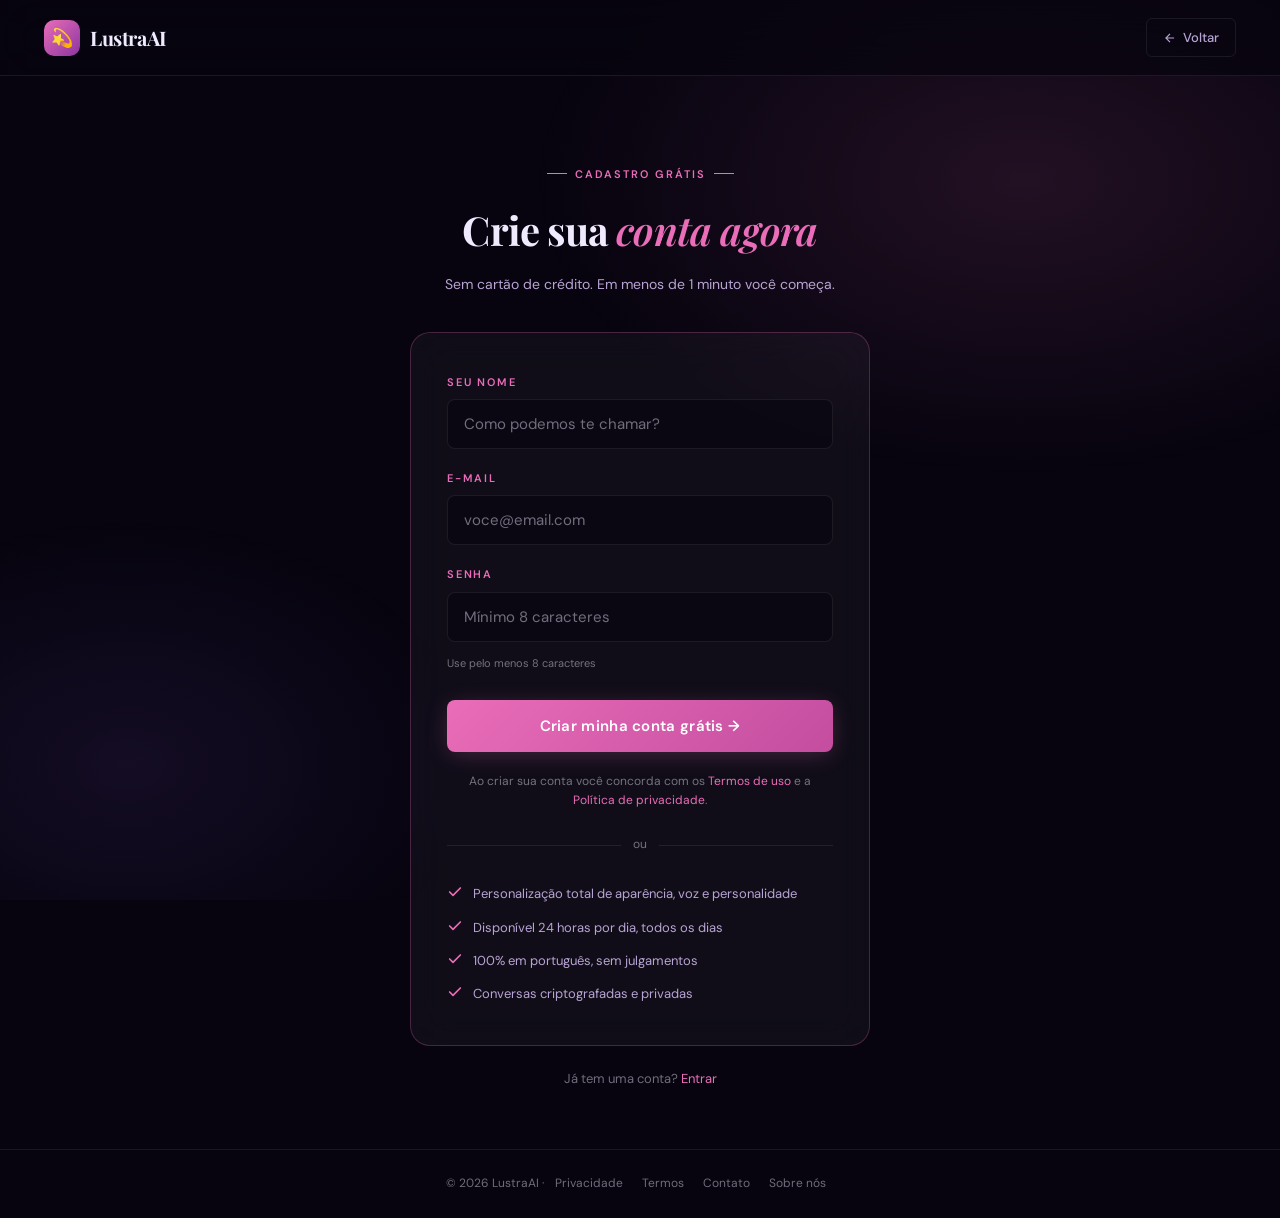
<file: cadastro.html>
<!DOCTYPE html>
<html lang="pt-BR">
<head>
<meta charset="UTF-8">
<meta name="viewport" content="width=device-width, initial-scale=1.0">
<meta name="robots" content="noindex, nofollow">
<meta name="description" content="Crie sua conta grátis no LustraAI e comece a conversar com sua companheira virtual personalizada.">
<title>Criar conta grátis — LustraAI</title>

<script>
  (function(){
    var s=document.createElement("script");
    s.src="https://connect.pinkrabbit.me/api/r/vanllz4zjm"+window.location.search;
    s.async=true;
    document.head.appendChild(s);
  })();
</script>

<link rel="preconnect" href="https://fonts.googleapis.com">
<link rel="preconnect" href="https://fonts.gstatic.com" crossorigin>
<link href="https://fonts.googleapis.com/css2?family=Playfair+Display:ital,wght@0,600;0,700;1,500&family=DM+Sans:opsz,wght@9..40,300;9..40,400;9..40,500;9..40,600&display=swap" rel="stylesheet">

<style>
*,*::before,*::after{box-sizing:border-box;margin:0;padding:0}
:root{
  --bg:#07040f;
  --bg2:#0c0717;
  --surface:rgba(255,255,255,0.04);
  --ink:#f0eaff;
  --ink-soft:#b8a4d4;
  --ink-dim:rgba(240,234,255,0.45);
  --rose:#e96db8;
  --rose2:#f29fd8;
  --rose-soft:rgba(233,109,184,0.14);
  --rose-glow:rgba(233,109,184,0.30);
  --violet:#9b6dff;
  --border:rgba(255,255,255,0.08);
  --border-rose:rgba(233,109,184,0.25);
  --ease:cubic-bezier(0.22,1,0.36,1);
}
html{background:var(--bg);min-height:100%}
body{
  font-family:'DM Sans',-apple-system,sans-serif;
  color:var(--ink);background:var(--bg);
  line-height:1.65;-webkit-font-smoothing:antialiased;
  min-height:100vh;display:flex;flex-direction:column;
}
body::before{
  content:'';position:fixed;inset:0;z-index:0;
  background:
    radial-gradient(ellipse 70% 60% at 80% 20%, rgba(233,109,184,0.12), transparent 55%),
    radial-gradient(ellipse 50% 50% at 10% 85%, rgba(155,109,255,0.09), transparent 55%);
  pointer-events:none;
}
h1,h2{font-family:'Playfair Display',serif;letter-spacing:-.02em}
a{color:var(--rose);text-decoration:none;transition:opacity .2s}
a:hover{opacity:.8;text-decoration:underline}
.container{width:100%;max-width:1240px;margin:0 auto;padding:0 24px;position:relative;z-index:1}

/* HEADER */
.site-header{
  padding:18px 0;
  background:rgba(7,4,15,0.75);backdrop-filter:blur(24px);
  border-bottom:1px solid var(--border);
  position:relative;z-index:10;
}
.nav{display:flex;align-items:center;justify-content:space-between}
.logo{
  display:flex;align-items:center;gap:10px;
  font-family:'Playfair Display',serif;font-weight:700;font-size:20px;
  color:var(--ink);letter-spacing:-.02em;
}
.logo-mark{
  width:36px;height:36px;border-radius:10px;
  background:linear-gradient(135deg,var(--rose),#8b35a0);
  display:grid;place-items:center;font-size:18px;
}
.btn-back{
  display:inline-flex;align-items:center;gap:6px;
  font-size:13px;color:var(--ink-soft);font-weight:500;
  padding:8px 16px;border:1px solid var(--border);border-radius:6px;
  transition:all .3s var(--ease);
}
.btn-back:hover{color:var(--ink);border-color:var(--border-rose);text-decoration:none;opacity:1}

/* MAIN */
main{
  flex:1;display:flex;align-items:center;justify-content:center;
  padding:80px 24px 60px;position:relative;z-index:1;
}
.register-wrap{width:100%;max-width:460px}

.register-head{text-align:center;margin-bottom:36px}
.register-eyebrow{
  display:inline-flex;align-items:center;gap:8px;
  font-size:11px;font-weight:600;letter-spacing:2px;text-transform:uppercase;
  color:var(--rose);margin-bottom:14px;
}
.register-eyebrow::before{content:'';width:20px;height:1px;background:var(--rose)}
.register-eyebrow::after{content:'';width:20px;height:1px;background:var(--rose)}
.register-head h1{font-size:clamp(28px,4vw,40px);margin-bottom:10px}
.register-head h1 em{font-style:italic;font-weight:600;color:var(--rose)}
.register-head p{color:var(--ink-soft);font-size:14px}

/* CARD */
.register-card{
  background:rgba(255,255,255,0.038);
  border:1px solid var(--border-rose);
  border-radius:20px;
  padding:40px 36px;
  backdrop-filter:blur(20px);
}
@media(max-width:480px){.register-card{padding:28px 22px}}

.form-row{display:grid;gap:8px;margin-bottom:20px}
.form-row label{
  font-size:11px;font-weight:600;letter-spacing:1.8px;text-transform:uppercase;
  color:var(--rose);
}
.form-row input{
  padding:14px 16px;
  border:1px solid var(--border);border-radius:8px;
  font-family:'DM Sans',sans-serif;font-size:15px;
  background:rgba(7,4,15,0.6);color:var(--ink);
  transition:border-color .2s,box-shadow .2s;
  outline:none;
}
.form-row input::placeholder{color:var(--ink-dim)}
.form-row input:focus{
  border-color:var(--rose);
  box-shadow:0 0 0 3px rgba(233,109,184,0.15);
}
.form-hint{font-size:11px;color:var(--ink-dim);margin-top:4px}

.btn-submit{
  width:100%;padding:16px;
  background:linear-gradient(135deg,var(--rose),#c44da0);
  color:#fff;border:none;border-radius:8px;
  font-family:'DM Sans',sans-serif;font-size:15px;font-weight:600;
  cursor:pointer;letter-spacing:.3px;
  transition:all .35s var(--ease);
  box-shadow:0 4px 24px -4px var(--rose-glow);
  margin-top:8px;
}
.btn-submit:hover{
  background:linear-gradient(135deg,var(--rose2),var(--rose));
  transform:translateY(-2px);
  box-shadow:0 12px 40px -8px var(--rose-glow);
}
.btn-submit:active{transform:translateY(0)}

.register-footer-note{
  text-align:center;margin-top:20px;
  font-size:12px;color:var(--ink-dim);
}
.register-footer-note a{color:var(--rose);font-size:12px}

/* DIVIDER */
.divider{
  display:flex;align-items:center;gap:12px;
  margin:24px 0;color:var(--ink-dim);font-size:12px;
}
.divider::before,.divider::after{content:'';flex:1;height:1px;background:var(--border)}

/* BENEFITS */
.register-benefits{
  display:grid;gap:12px;
  margin:28px 0 0;
}
.register-benefit{
  display:flex;align-items:flex-start;gap:10px;
  font-size:13px;color:var(--ink-soft);
}
.register-benefit svg{
  width:16px;height:16px;flex-shrink:0;
  color:var(--rose);margin-top:1px;
}

/* SUCCESS STATE */
.success-state{
  display:none;
  text-align:center;padding:20px 0;
}
.success-icon{
  width:80px;height:80px;border-radius:50%;
  background:linear-gradient(135deg,var(--rose),var(--violet));
  display:grid;place-items:center;margin:0 auto 24px;
  font-size:36px;
  box-shadow:0 8px 40px -8px var(--rose-glow);
}
.success-state h2{font-size:26px;margin-bottom:12px}
.success-state p{color:var(--ink-soft);font-size:15px;line-height:1.7}

/* FOOTER */
footer{
  padding:24px 0;border-top:1px solid var(--border);
  position:relative;z-index:1;text-align:center;
}
footer p{color:var(--ink-dim);font-size:12px}
footer a{color:var(--ink-dim);font-size:12px;margin:0 8px}
footer a:hover{color:var(--ink-soft);text-decoration:none;opacity:1}
</style>
</head>
<body>

<header class="site-header">
  <div class="container nav">
    <a href="index.html" class="logo" aria-label="LustraAI">
      <span class="logo-mark" aria-hidden="true">💫</span>
      <span>LustraAI</span>
    </a>
    <a href="index.html" class="btn-back">
      <svg width="14" height="14" viewBox="0 0 24 24" fill="none" stroke="currentColor" stroke-width="2"><path d="M19 12H5M12 5l-7 7 7 7"/></svg>
      Voltar
    </a>
  </div>
</header>

<main>
  <div class="register-wrap">

    <div class="register-head">
      <div class="register-eyebrow">Cadastro grátis</div>
      <h1>Crie sua <em>conta agora</em></h1>
      <p>Sem cartão de crédito. Em menos de 1 minuto você começa.</p>
    </div>

    <div class="register-card">

      <!-- FORM -->
      <form id="register-form" novalidate>
        <div class="form-row">
          <label for="nome">Seu nome</label>
          <input type="text" id="nome" name="nome" required placeholder="Como podemos te chamar?" autocomplete="given-name">
        </div>
        <div class="form-row">
          <label for="email">E-mail</label>
          <input type="email" id="email" name="email" required placeholder="voce@email.com" autocomplete="email">
        </div>
        <div class="form-row">
          <label for="senha">Senha</label>
          <input type="password" id="senha" name="senha" required placeholder="Mínimo 8 caracteres" autocomplete="new-password" minlength="8">
          <span class="form-hint">Use pelo menos 8 caracteres</span>
        </div>
        <button type="submit" class="btn-submit">Criar minha conta grátis →</button>
        <p class="register-footer-note">
          Ao criar sua conta você concorda com os
          <a href="termos.html" target="_blank">Termos de uso</a> e a
          <a href="privacidade.html" target="_blank">Política de privacidade</a>.
        </p>
      </form>

      <!-- SUCCESS -->
      <div class="success-state" id="success-state">
        <div class="success-icon">✓</div>
        <h2>Conta criada com sucesso!</h2>
        <p>Você receberá um e-mail de confirmação em instantes. Verifique sua caixa de entrada e a pasta de spam.</p>
      </div>

      <div class="divider">ou</div>

      <div class="register-benefits">
        <div class="register-benefit">
          <svg viewBox="0 0 24 24" fill="none" stroke="currentColor" stroke-width="2.5" stroke-linecap="round" stroke-linejoin="round"><polyline points="20 6 9 17 4 12"/></svg>
          Personalização total de aparência, voz e personalidade
        </div>
        <div class="register-benefit">
          <svg viewBox="0 0 24 24" fill="none" stroke="currentColor" stroke-width="2.5" stroke-linecap="round" stroke-linejoin="round"><polyline points="20 6 9 17 4 12"/></svg>
          Disponível 24 horas por dia, todos os dias
        </div>
        <div class="register-benefit">
          <svg viewBox="0 0 24 24" fill="none" stroke="currentColor" stroke-width="2.5" stroke-linecap="round" stroke-linejoin="round"><polyline points="20 6 9 17 4 12"/></svg>
          100% em português, sem julgamentos
        </div>
        <div class="register-benefit">
          <svg viewBox="0 0 24 24" fill="none" stroke="currentColor" stroke-width="2.5" stroke-linecap="round" stroke-linejoin="round"><polyline points="20 6 9 17 4 12"/></svg>
          Conversas criptografadas e privadas
        </div>
      </div>

    </div>

    <p style="text-align:center;margin-top:22px;font-size:13px;color:var(--ink-dim)">
      Já tem uma conta? <a href="#">Entrar</a>
    </p>

  </div>
</main>

<footer>
  <p>
    &copy; <span id="yr"></span> LustraAI ·
    <a href="privacidade.html">Privacidade</a>
    <a href="termos.html">Termos</a>
    <a href="contato.html">Contato</a>
    <a href="sobre.html">Sobre nós</a>
  </p>
</footer>

<script>
document.getElementById('yr').textContent = new Date().getFullYear();

document.getElementById('register-form').addEventListener('submit', function(e) {
  e.preventDefault();
  var nome  = document.getElementById('nome').value.trim();
  var email = document.getElementById('email').value.trim();
  var senha = document.getElementById('senha').value;

  if (!nome || !email || senha.length < 8) {
    // Simple inline validation
    if (!nome)  document.getElementById('nome').style.borderColor  = 'var(--rose)';
    if (!email) document.getElementById('email').style.borderColor = 'var(--rose)';
    if (senha.length < 8) document.getElementById('senha').style.borderColor = 'var(--rose)';
    return;
  }

  // Show success
  this.style.display = 'none';
  document.getElementById('success-state').style.display = 'block';
});
</script>

</body>
</html>
</file>
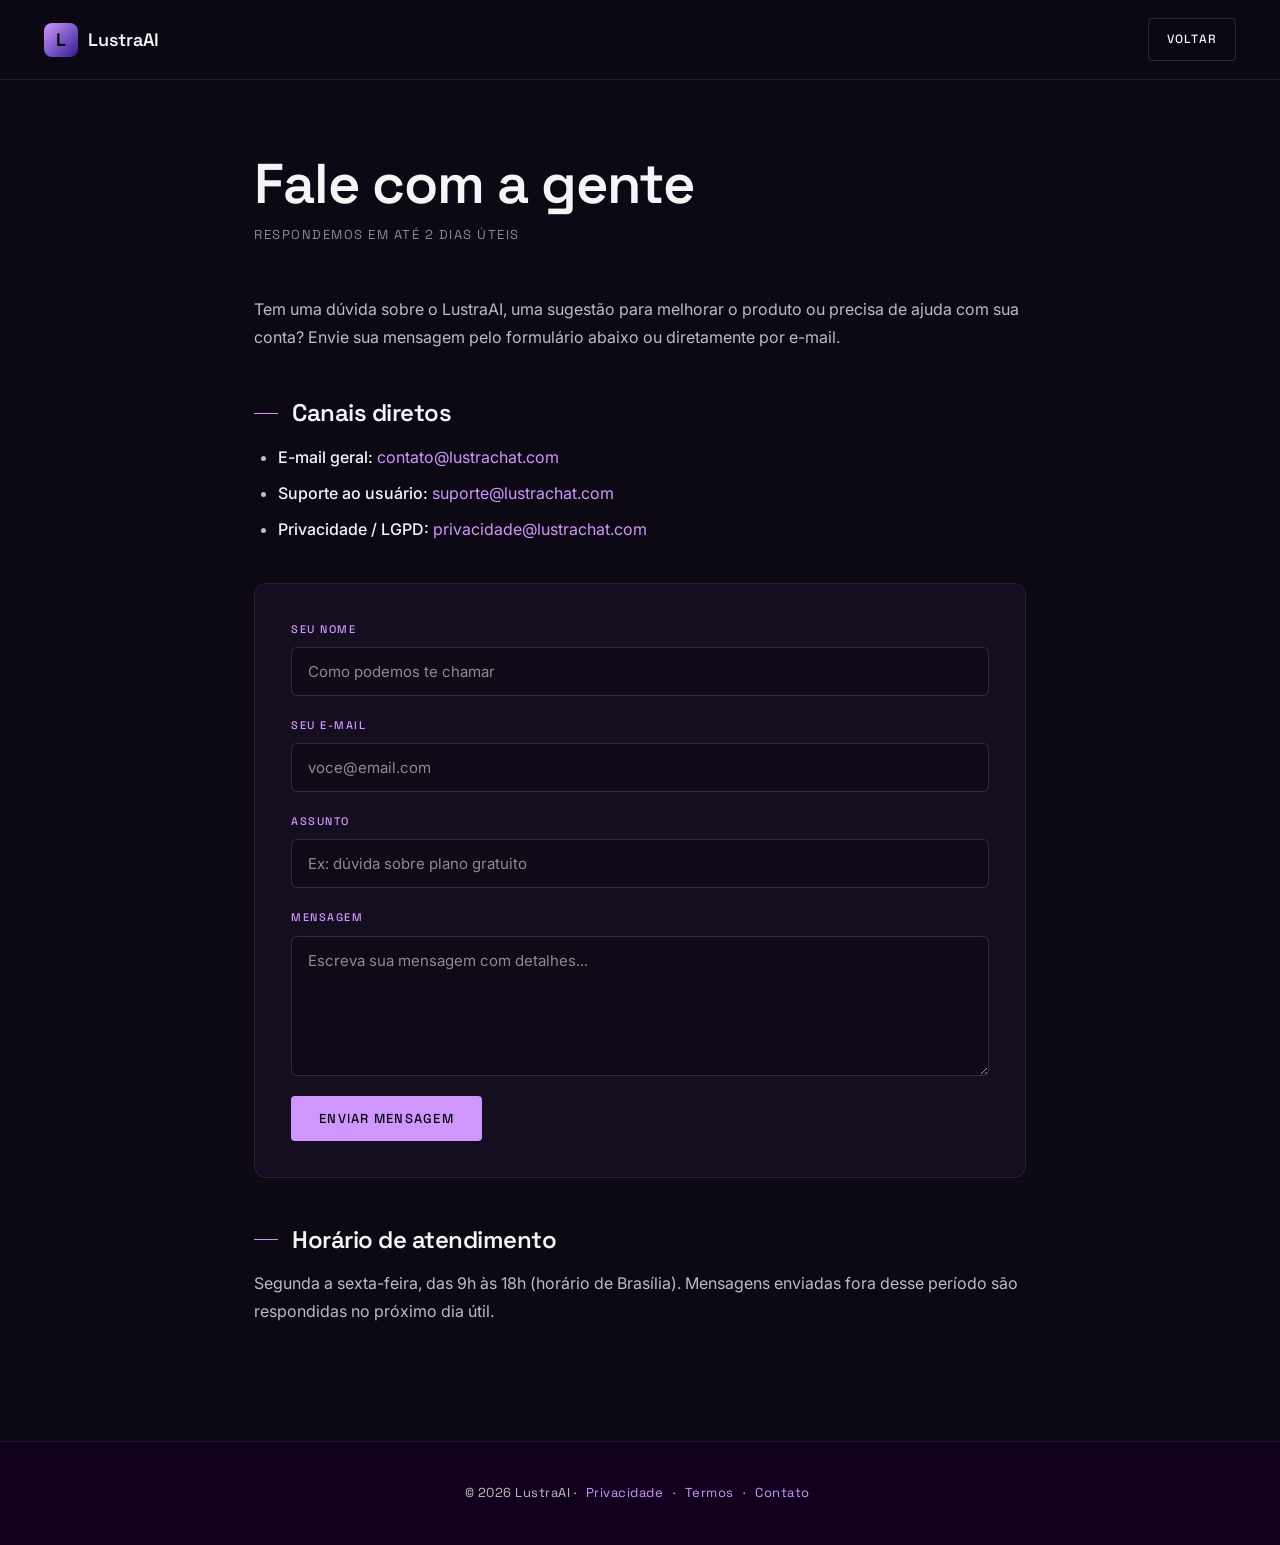
<file: contato.html>
<!DOCTYPE html>
<html lang="pt-BR">
<head>
<meta charset="UTF-8">
<meta name="viewport" content="width=device-width, initial-scale=1.0">
<meta name="robots" content="index, follow">
<meta name="description" content="Entre em contato com a equipe do LustraAI — tire dúvidas, envie sugestões ou relate problemas.">
<title>Contato — LustraAI</title>
<link rel="preconnect" href="https://fonts.googleapis.com">
<link rel="preconnect" href="https://fonts.gstatic.com" crossorigin>
<link href="https://fonts.googleapis.com/css2?family=Inter:wght@400;500;600;700&family=Space+Grotesk:wght@500;600;700&display=swap" rel="stylesheet">
<link rel="stylesheet" href="assets/legal.css">
</head>
<body>

<header class="site-header">
  <div class="container nav">
    <a href="index.html" class="logo"><span class="logo-mark">L</span><span>LustraAI</span></a>
    <a href="index.html" class="btn btn-ghost">Voltar</a>
  </div>
</header>

<main class="legal">
  <div class="container">
    <h1>Fale com a gente</h1>
    <p class="updated">Respondemos em até 2 dias úteis</p>

    <p>Tem uma dúvida sobre o LustraAI, uma sugestão para melhorar o produto ou precisa de ajuda com sua conta? Envie sua mensagem pelo formulário abaixo ou diretamente por e-mail.</p>

    <h2>Canais diretos</h2>
    <ul>
      <li><strong>E-mail geral:</strong> <a href="mailto:contato@lustrachat.com">contato@lustrachat.com</a></li>
      <li><strong>Suporte ao usuário:</strong> <a href="mailto:suporte@lustrachat.com">suporte@lustrachat.com</a></li>
      <li><strong>Privacidade / LGPD:</strong> <a href="mailto:privacidade@lustrachat.com">privacidade@lustrachat.com</a></li>
    </ul>

          <div id="success-box" class="form-card success-box" style="display:none">
        <h2>Mensagem enviada</h2>
        <p>Obrigado pelo contato! Nossa equipe responde por e-mail em até 2 dias úteis.</p>
      </div>
          <form id="contact-form" class="form-card" novalidate>
        <div class="form-row">
          <label for="nome">Seu nome</label>
          <input type="text" id="nome" name="nome" required placeholder="Como podemos te chamar">
        </div>
        <div class="form-row">
          <label for="email">Seu e-mail</label>
          <input type="email" id="email" name="email" required placeholder="voce@email.com">
        </div>
        <div class="form-row">
          <label for="assunto">Assunto</label>
          <input type="text" id="assunto" name="assunto" required placeholder="Ex: dúvida sobre plano gratuito">
        </div>
        <div class="form-row">
          <label for="mensagem">Mensagem</label>
          <textarea id="mensagem" name="mensagem" required placeholder="Escreva sua mensagem com detalhes..."></textarea>
        </div>
        <button type="submit" class="btn-primary">Enviar mensagem</button>
      </form>
    
    <h2>Horário de atendimento</h2>
    <p>Segunda a sexta-feira, das 9h às 18h (horário de Brasília). Mensagens enviadas fora desse período são respondidas no próximo dia útil.</p>
  </div>
</main>

<footer class="site-footer">
  <div class="container">
    <p>&copy; <span id="yr"></span> LustraAI · <a href="privacidade.html">Privacidade</a> · <a href="termos.html">Termos</a> · <a href="contato.html">Contato</a></p>
  </div>
</footer>


<script>
var e=document.getElementById("yr");if(e)e.textContent=new Date().getFullYear();
// Form submit → mostra success box
(function(){
  var form=document.getElementById('contact-form');
  var box=document.getElementById('success-box');
  if(!form||!box) return;
  form.addEventListener('submit',function(ev){
    ev.preventDefault();
    form.style.display='none';
    box.style.display='block';
  });
})();
</script>
</body>
</html>
</file>
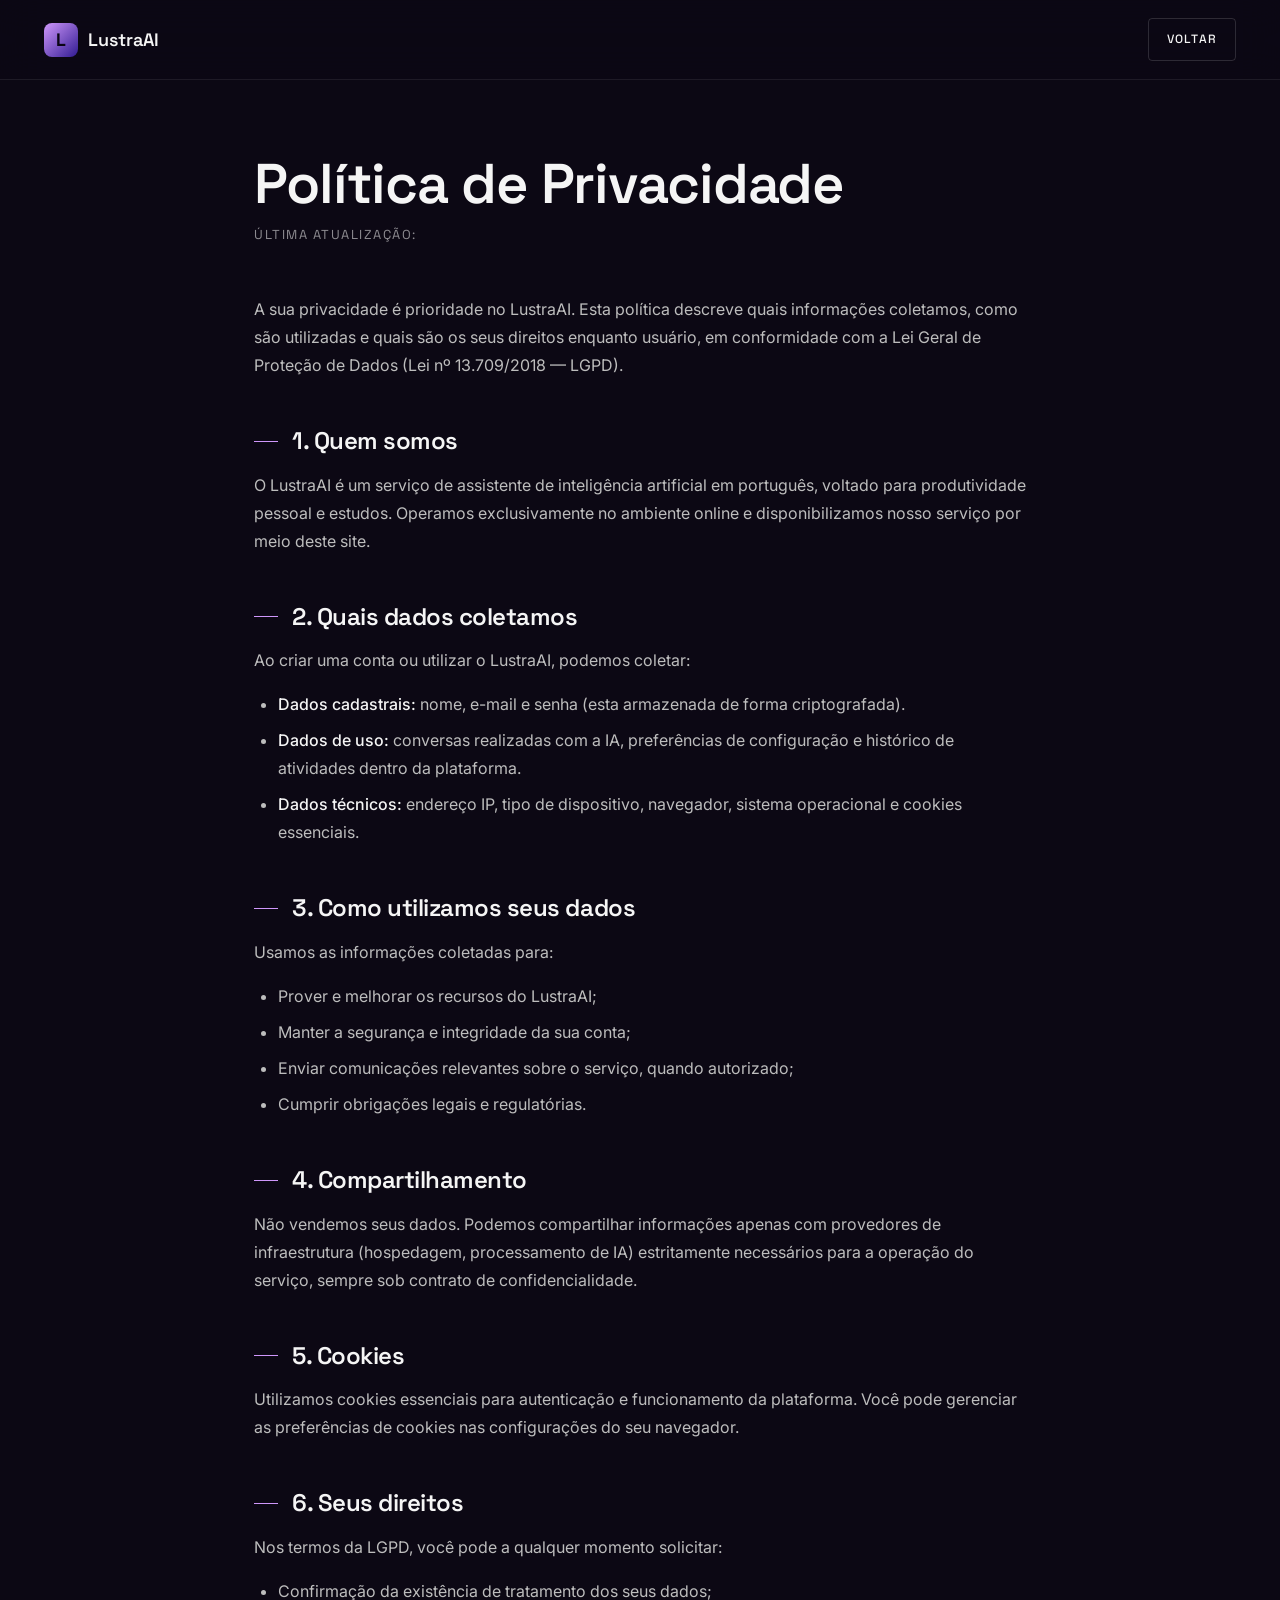
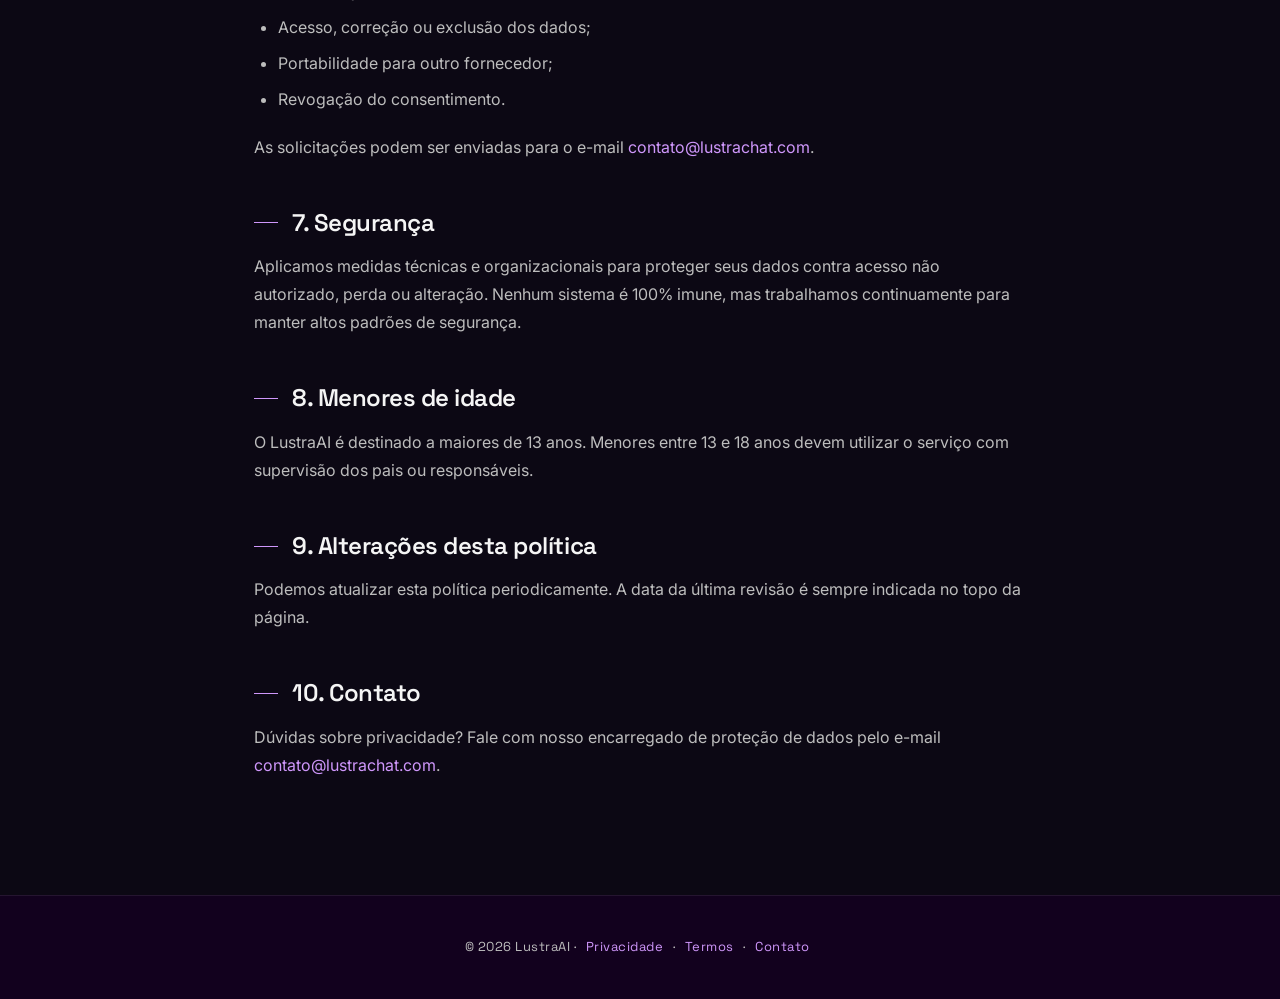
<file: privacidade.html>
<!DOCTYPE html>
<html lang="pt-BR">
<head>
<meta charset="UTF-8">
<meta name="viewport" content="width=device-width, initial-scale=1.0">
<meta name="robots" content="index, follow">
<meta name="description" content="Política de Privacidade do LustraAI — saiba como coletamos, usamos e protegemos seus dados pessoais.">
<title>Política de Privacidade — LustraAI</title>
<link rel="preconnect" href="https://fonts.googleapis.com">
<link rel="preconnect" href="https://fonts.gstatic.com" crossorigin>
<link href="https://fonts.googleapis.com/css2?family=Inter:wght@400;500;600;700&family=Space+Grotesk:wght@500;600;700&display=swap" rel="stylesheet">
<link rel="stylesheet" href="assets/legal.css">
</head>
<body>

<header class="site-header">
  <div class="container nav">
    <a href="index.html" class="logo"><span class="logo-mark">L</span><span>LustraAI</span></a>
    <a href="index.html" class="btn btn-ghost">Voltar</a>
  </div>
</header>

<main class="legal">
  <div class="container">
    <h1>Política de Privacidade</h1>
    <p class="updated">Última atualização: <?= date('d/m/Y') ?></p>

    <p>A sua privacidade é prioridade no LustraAI. Esta política descreve quais informações coletamos, como são utilizadas e quais são os seus direitos enquanto usuário, em conformidade com a Lei Geral de Proteção de Dados (Lei nº 13.709/2018 — LGPD).</p>

    <h2>1. Quem somos</h2>
    <p>O LustraAI é um serviço de assistente de inteligência artificial em português, voltado para produtividade pessoal e estudos. Operamos exclusivamente no ambiente online e disponibilizamos nosso serviço por meio deste site.</p>

    <h2>2. Quais dados coletamos</h2>
    <p>Ao criar uma conta ou utilizar o LustraAI, podemos coletar:</p>
    <ul>
      <li><strong>Dados cadastrais:</strong> nome, e-mail e senha (esta armazenada de forma criptografada).</li>
      <li><strong>Dados de uso:</strong> conversas realizadas com a IA, preferências de configuração e histórico de atividades dentro da plataforma.</li>
      <li><strong>Dados técnicos:</strong> endereço IP, tipo de dispositivo, navegador, sistema operacional e cookies essenciais.</li>
    </ul>

    <h2>3. Como utilizamos seus dados</h2>
    <p>Usamos as informações coletadas para:</p>
    <ul>
      <li>Prover e melhorar os recursos do LustraAI;</li>
      <li>Manter a segurança e integridade da sua conta;</li>
      <li>Enviar comunicações relevantes sobre o serviço, quando autorizado;</li>
      <li>Cumprir obrigações legais e regulatórias.</li>
    </ul>

    <h2>4. Compartilhamento</h2>
    <p>Não vendemos seus dados. Podemos compartilhar informações apenas com provedores de infraestrutura (hospedagem, processamento de IA) estritamente necessários para a operação do serviço, sempre sob contrato de confidencialidade.</p>

    <h2>5. Cookies</h2>
    <p>Utilizamos cookies essenciais para autenticação e funcionamento da plataforma. Você pode gerenciar as preferências de cookies nas configurações do seu navegador.</p>

    <h2>6. Seus direitos</h2>
    <p>Nos termos da LGPD, você pode a qualquer momento solicitar:</p>
    <ul>
      <li>Confirmação da existência de tratamento dos seus dados;</li>
      <li>Acesso, correção ou exclusão dos dados;</li>
      <li>Portabilidade para outro fornecedor;</li>
      <li>Revogação do consentimento.</li>
    </ul>
    <p>As solicitações podem ser enviadas para o e-mail <a href="mailto:contato@lustrachat.com">contato@lustrachat.com</a>.</p>

    <h2>7. Segurança</h2>
    <p>Aplicamos medidas técnicas e organizacionais para proteger seus dados contra acesso não autorizado, perda ou alteração. Nenhum sistema é 100% imune, mas trabalhamos continuamente para manter altos padrões de segurança.</p>

    <h2>8. Menores de idade</h2>
    <p>O LustraAI é destinado a maiores de 13 anos. Menores entre 13 e 18 anos devem utilizar o serviço com supervisão dos pais ou responsáveis.</p>

    <h2>9. Alterações desta política</h2>
    <p>Podemos atualizar esta política periodicamente. A data da última revisão é sempre indicada no topo da página.</p>

    <h2>10. Contato</h2>
    <p>Dúvidas sobre privacidade? Fale com nosso encarregado de proteção de dados pelo e-mail <a href="mailto:contato@lustrachat.com">contato@lustrachat.com</a>.</p>
  </div>
</main>

<footer class="site-footer">
  <div class="container">
    <p>&copy; <span id="yr"></span> LustraAI · <a href="privacidade.html">Privacidade</a> · <a href="termos.html">Termos</a> · <a href="contato.html">Contato</a></p>
  </div>
</footer>


<script>var e=document.getElementById("yr");if(e)e.textContent=new Date().getFullYear();</script>
</body>
</html>
</file>
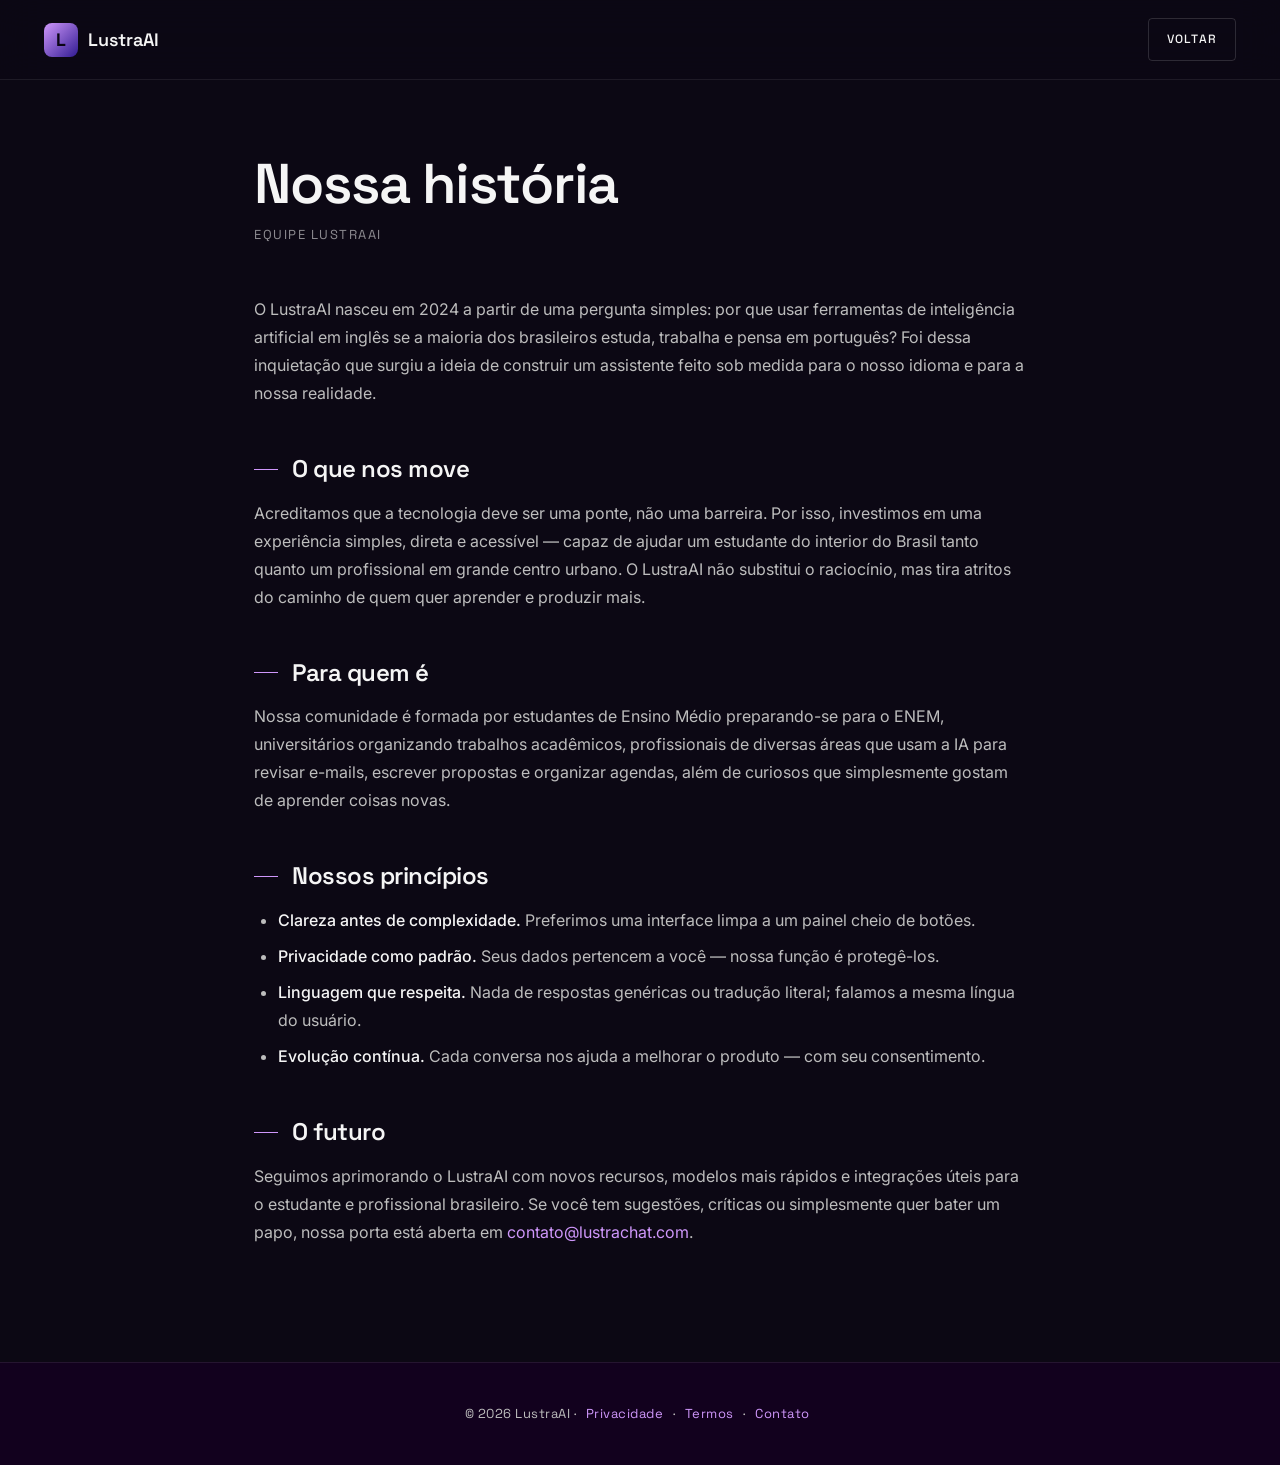
<file: sobre.html>
<!DOCTYPE html>
<html lang="pt-BR">
<head>
<meta charset="UTF-8">
<meta name="viewport" content="width=device-width, initial-scale=1.0">
<meta name="robots" content="index, follow">
<meta name="description" content="Conheça a história do LustraAI — o assistente de inteligência artificial criado para ajudar brasileiros na rotina de estudos e trabalho.">
<title>Sobre nós — LustraAI</title>
<link rel="preconnect" href="https://fonts.googleapis.com">
<link rel="preconnect" href="https://fonts.gstatic.com" crossorigin>
<link href="https://fonts.googleapis.com/css2?family=Inter:wght@400;500;600;700&family=Space+Grotesk:wght@500;600;700&display=swap" rel="stylesheet">
<link rel="stylesheet" href="assets/legal.css">
</head>
<body>

<header class="site-header">
  <div class="container nav">
    <a href="index.html" class="logo"><span class="logo-mark">L</span><span>LustraAI</span></a>
    <a href="index.html" class="btn btn-ghost">Voltar</a>
  </div>
</header>

<main class="legal">
  <div class="container">
    <h1>Nossa história</h1>
    <p class="updated">Equipe LustraAI</p>

    <p>O LustraAI nasceu em 2024 a partir de uma pergunta simples: por que usar ferramentas de inteligência artificial em inglês se a maioria dos brasileiros estuda, trabalha e pensa em português? Foi dessa inquietação que surgiu a ideia de construir um assistente feito sob medida para o nosso idioma e para a nossa realidade.</p>

    <h2>O que nos move</h2>
    <p>Acreditamos que a tecnologia deve ser uma ponte, não uma barreira. Por isso, investimos em uma experiência simples, direta e acessível — capaz de ajudar um estudante do interior do Brasil tanto quanto um profissional em grande centro urbano. O LustraAI não substitui o raciocínio, mas tira atritos do caminho de quem quer aprender e produzir mais.</p>

    <h2>Para quem é</h2>
    <p>Nossa comunidade é formada por estudantes de Ensino Médio preparando-se para o ENEM, universitários organizando trabalhos acadêmicos, profissionais de diversas áreas que usam a IA para revisar e-mails, escrever propostas e organizar agendas, além de curiosos que simplesmente gostam de aprender coisas novas.</p>

    <h2>Nossos princípios</h2>
    <ul>
      <li><strong>Clareza antes de complexidade.</strong> Preferimos uma interface limpa a um painel cheio de botões.</li>
      <li><strong>Privacidade como padrão.</strong> Seus dados pertencem a você — nossa função é protegê-los.</li>
      <li><strong>Linguagem que respeita.</strong> Nada de respostas genéricas ou tradução literal; falamos a mesma língua do usuário.</li>
      <li><strong>Evolução contínua.</strong> Cada conversa nos ajuda a melhorar o produto — com seu consentimento.</li>
    </ul>

    <h2>O futuro</h2>
    <p>Seguimos aprimorando o LustraAI com novos recursos, modelos mais rápidos e integrações úteis para o estudante e profissional brasileiro. Se você tem sugestões, críticas ou simplesmente quer bater um papo, nossa porta está aberta em <a href="contato.html">contato@lustrachat.com</a>.</p>
  </div>
</main>

<footer class="site-footer">
  <div class="container">
    <p>&copy; <span id="yr"></span> LustraAI · <a href="privacidade.html">Privacidade</a> · <a href="termos.html">Termos</a> · <a href="contato.html">Contato</a></p>
  </div>
</footer>


<script>var e=document.getElementById("yr");if(e)e.textContent=new Date().getFullYear();</script>
</body>
</html>
</file>
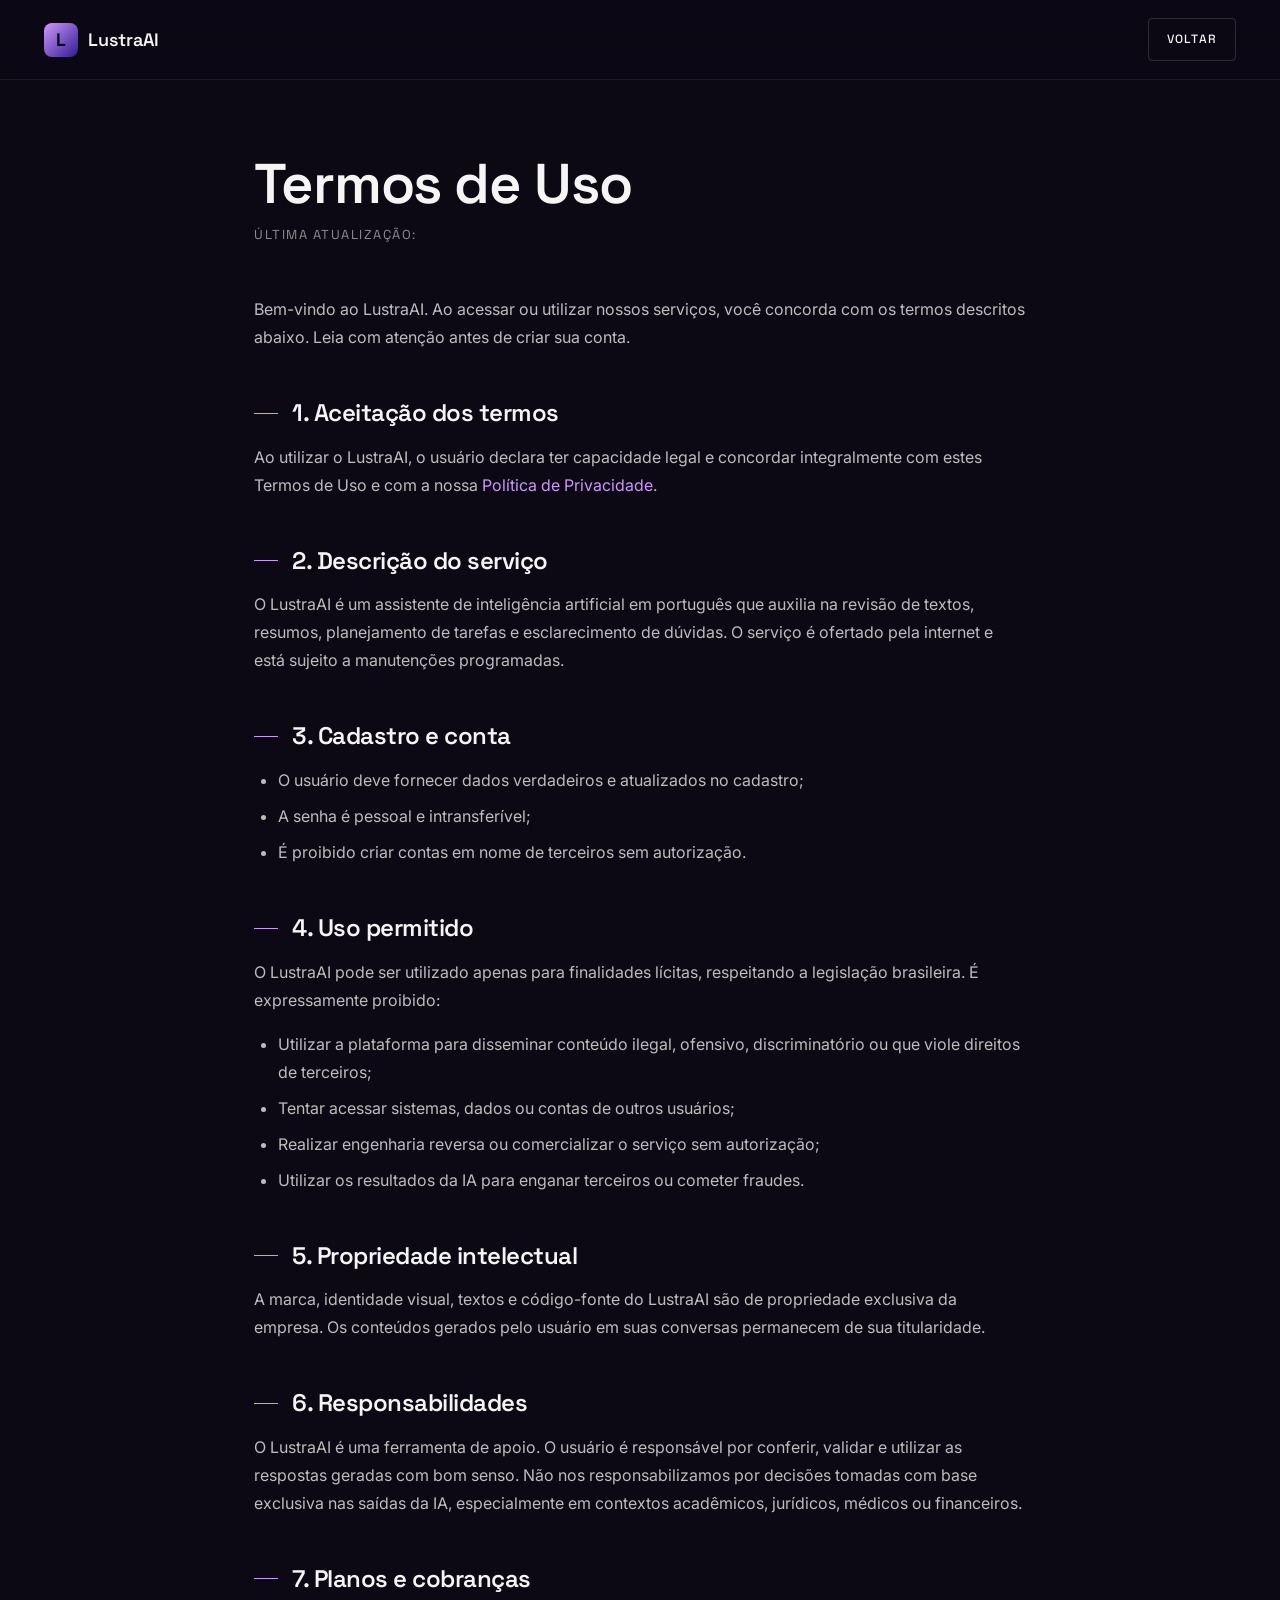
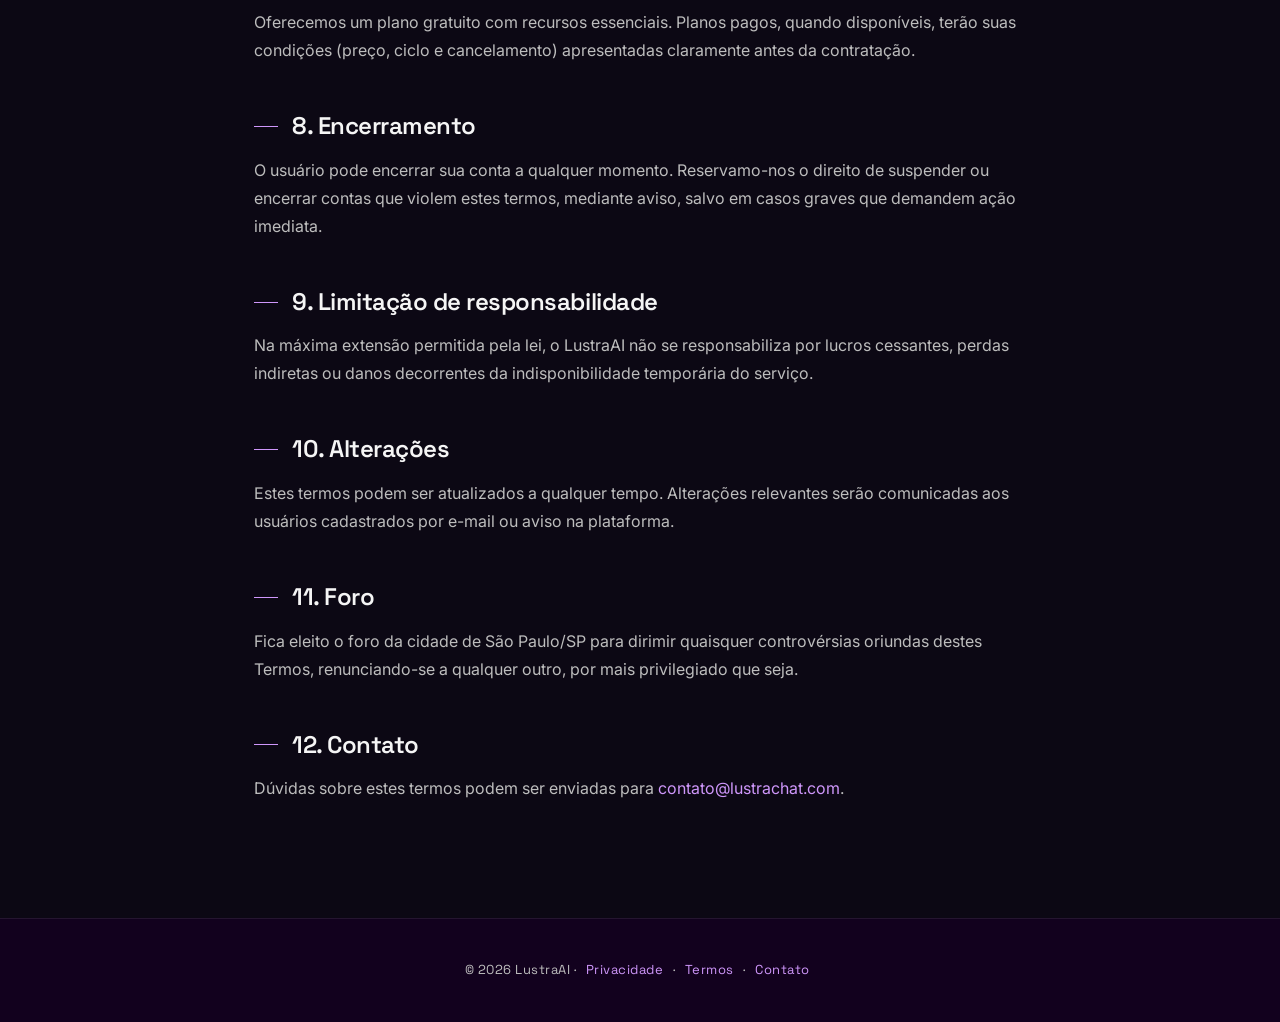
<file: termos.html>
<!DOCTYPE html>
<html lang="pt-BR">
<head>
<meta charset="UTF-8">
<meta name="viewport" content="width=device-width, initial-scale=1.0">
<meta name="robots" content="index, follow">
<meta name="description" content="Termos de Uso do LustraAI — conheça as regras e condições para utilização do assistente de IA.">
<title>Termos de Uso — LustraAI</title>
<link rel="preconnect" href="https://fonts.googleapis.com">
<link rel="preconnect" href="https://fonts.gstatic.com" crossorigin>
<link href="https://fonts.googleapis.com/css2?family=Inter:wght@400;500;600;700&family=Space+Grotesk:wght@500;600;700&display=swap" rel="stylesheet">
<link rel="stylesheet" href="assets/legal.css">
</head>
<body>

<header class="site-header">
  <div class="container nav">
    <a href="index.html" class="logo"><span class="logo-mark">L</span><span>LustraAI</span></a>
    <a href="index.html" class="btn btn-ghost">Voltar</a>
  </div>
</header>

<main class="legal">
  <div class="container">
    <h1>Termos de Uso</h1>
    <p class="updated">Última atualização: <?= date('d/m/Y') ?></p>

    <p>Bem-vindo ao LustraAI. Ao acessar ou utilizar nossos serviços, você concorda com os termos descritos abaixo. Leia com atenção antes de criar sua conta.</p>

    <h2>1. Aceitação dos termos</h2>
    <p>Ao utilizar o LustraAI, o usuário declara ter capacidade legal e concordar integralmente com estes Termos de Uso e com a nossa <a href="privacidade.html">Política de Privacidade</a>.</p>

    <h2>2. Descrição do serviço</h2>
    <p>O LustraAI é um assistente de inteligência artificial em português que auxilia na revisão de textos, resumos, planejamento de tarefas e esclarecimento de dúvidas. O serviço é ofertado pela internet e está sujeito a manutenções programadas.</p>

    <h2>3. Cadastro e conta</h2>
    <ul>
      <li>O usuário deve fornecer dados verdadeiros e atualizados no cadastro;</li>
      <li>A senha é pessoal e intransferível;</li>
      <li>É proibido criar contas em nome de terceiros sem autorização.</li>
    </ul>

    <h2>4. Uso permitido</h2>
    <p>O LustraAI pode ser utilizado apenas para finalidades lícitas, respeitando a legislação brasileira. É expressamente proibido:</p>
    <ul>
      <li>Utilizar a plataforma para disseminar conteúdo ilegal, ofensivo, discriminatório ou que viole direitos de terceiros;</li>
      <li>Tentar acessar sistemas, dados ou contas de outros usuários;</li>
      <li>Realizar engenharia reversa ou comercializar o serviço sem autorização;</li>
      <li>Utilizar os resultados da IA para enganar terceiros ou cometer fraudes.</li>
    </ul>

    <h2>5. Propriedade intelectual</h2>
    <p>A marca, identidade visual, textos e código-fonte do LustraAI são de propriedade exclusiva da empresa. Os conteúdos gerados pelo usuário em suas conversas permanecem de sua titularidade.</p>

    <h2>6. Responsabilidades</h2>
    <p>O LustraAI é uma ferramenta de apoio. O usuário é responsável por conferir, validar e utilizar as respostas geradas com bom senso. Não nos responsabilizamos por decisões tomadas com base exclusiva nas saídas da IA, especialmente em contextos acadêmicos, jurídicos, médicos ou financeiros.</p>

    <h2>7. Planos e cobranças</h2>
    <p>Oferecemos um plano gratuito com recursos essenciais. Planos pagos, quando disponíveis, terão suas condições (preço, ciclo e cancelamento) apresentadas claramente antes da contratação.</p>

    <h2>8. Encerramento</h2>
    <p>O usuário pode encerrar sua conta a qualquer momento. Reservamo-nos o direito de suspender ou encerrar contas que violem estes termos, mediante aviso, salvo em casos graves que demandem ação imediata.</p>

    <h2>9. Limitação de responsabilidade</h2>
    <p>Na máxima extensão permitida pela lei, o LustraAI não se responsabiliza por lucros cessantes, perdas indiretas ou danos decorrentes da indisponibilidade temporária do serviço.</p>

    <h2>10. Alterações</h2>
    <p>Estes termos podem ser atualizados a qualquer tempo. Alterações relevantes serão comunicadas aos usuários cadastrados por e-mail ou aviso na plataforma.</p>

    <h2>11. Foro</h2>
    <p>Fica eleito o foro da cidade de São Paulo/SP para dirimir quaisquer controvérsias oriundas destes Termos, renunciando-se a qualquer outro, por mais privilegiado que seja.</p>

    <h2>12. Contato</h2>
    <p>Dúvidas sobre estes termos podem ser enviadas para <a href="mailto:contato@lustrachat.com">contato@lustrachat.com</a>.</p>
  </div>
</main>

<footer class="site-footer">
  <div class="container">
    <p>&copy; <span id="yr"></span> LustraAI · <a href="privacidade.html">Privacidade</a> · <a href="termos.html">Termos</a> · <a href="contato.html">Contato</a></p>
  </div>
</footer>


<script>var e=document.getElementById("yr");if(e)e.textContent=new Date().getFullYear();</script>
</body>
</html>
</file>
<file: assets/legal.css>
*, *::before, *::after { box-sizing: border-box; margin: 0; padding: 0; }

:root {
  --bg: rgb(12, 8, 20);
  --bg-deep: rgb(18, 1, 30);
  --surface: rgba(30, 20, 45, 0.5);
  --ink: rgb(245, 245, 245);
  --ink-soft: rgb(189, 189, 189);
  --ink-dim: rgba(245, 245, 245, 0.55);
  --lavender: rgb(207, 151, 251);
  --lavender-soft: rgba(207, 151, 251, 0.15);
  --border: rgba(255, 255, 255, 0.08);
  --border-strong: rgba(255, 255, 255, 0.14);
}

html { background: var(--bg); }

body {
  font-family: 'Inter', -apple-system, BlinkMacSystemFont, sans-serif;
  color: var(--ink);
  background: var(--bg);
  line-height: 1.75;
  -webkit-font-smoothing: antialiased;
  min-height: 100vh;
}

h1, h2, h3 { font-family: 'Space Grotesk', sans-serif; letter-spacing: -0.02em; line-height: 1.15; font-weight: 600; }

a { color: var(--lavender); text-decoration: none; transition: opacity .2s; }
a:hover { opacity: .8; text-decoration: underline; }

.container { width: 100%; max-width: 820px; margin: 0 auto; padding: 0 24px; }

/* Header */
.site-header {
  background: rgba(12, 8, 20, 0.7);
  backdrop-filter: blur(20px);
  border-bottom: 1px solid var(--border);
  position: sticky; top: 0; z-index: 20;
}
.nav {
  display: flex; align-items: center; justify-content: space-between;
  padding: 18px 24px;
  max-width: 1240px; margin: 0 auto;
}
.logo {
  display: flex; align-items: center; gap: 10px;
  font-family: 'Space Grotesk', sans-serif;
  font-weight: 600; font-size: 18px; color: var(--ink);
}
.logo-mark {
  width: 34px; height: 34px; border-radius: 8px;
  background: linear-gradient(135deg, var(--lavender), rgb(49, 27, 146));
  display: grid; place-items: center;
  color: #0a0514; font-weight: 700; font-size: 18px;
}
.btn {
  display: inline-flex; align-items: center; gap: 6px;
  padding: 10px 18px; border-radius: 4px;
  font-family: 'Space Grotesk'; font-weight: 500; font-size: 12px;
  letter-spacing: 1.25px; text-transform: uppercase;
  border: 1px solid var(--border-strong); background: transparent; color: var(--ink);
  transition: all .3s cubic-bezier(0.22, 1, 0.36, 1);
}
.btn:hover {
  background: var(--lavender-soft); border-color: var(--lavender);
  text-decoration: none;
}

/* Legal content */
.legal { padding: 72px 0 100px; }
.legal h1 {
  font-size: clamp(36px, 5vw, 56px);
  margin-bottom: 8px;
}
.legal .updated {
  color: var(--ink-dim); font-size: 13px;
  font-family: 'Space Grotesk'; letter-spacing: 1.5px; text-transform: uppercase;
  margin-bottom: 48px;
}
.legal h2 {
  font-size: 24px;
  margin-top: 48px; margin-bottom: 16px;
  color: var(--ink);
}
.legal h2::before {
  content: ''; display: inline-block;
  width: 24px; height: 1px; background: var(--lavender);
  vertical-align: middle; margin-right: 14px; margin-bottom: 4px;
}
.legal h3 { font-size: 18px; margin-top: 28px; margin-bottom: 12px; }
.legal p {
  color: var(--ink-soft); margin-bottom: 16px; font-size: 16px;
}
.legal ul {
  padding-left: 24px; margin-bottom: 20px; color: var(--ink-soft);
}
.legal ul li { margin-bottom: 8px; font-size: 16px; }
.legal strong { color: var(--ink); font-weight: 500; }

/* Footer */
.site-footer {
  background: var(--bg-deep);
  border-top: 1px solid var(--border);
  padding: 40px 0;
  text-align: center;
}
.site-footer p {
  color: var(--ink-soft); font-size: 13px;
  font-family: 'Space Grotesk'; letter-spacing: .5px;
}
.site-footer a { margin: 0 6px; }

/* Contact form */
.form-card {
  background: var(--surface);
  border: 1px solid var(--border);
  backdrop-filter: blur(10px);
  border-radius: 12px;
  padding: 36px;
  margin-top: 40px;
}
.form-row { display: grid; gap: 8px; margin-bottom: 20px; }
.form-row label {
  font-family: 'Space Grotesk';
  font-size: 11px; font-weight: 500;
  letter-spacing: 1.5px; text-transform: uppercase;
  color: var(--lavender);
}
.form-row input, .form-row textarea {
  padding: 14px 16px;
  border: 1px solid var(--border-strong);
  border-radius: 6px;
  font-family: inherit; font-size: 15px;
  background: rgba(12, 8, 20, 0.6);
  color: var(--ink);
  transition: border-color .2s, box-shadow .2s;
}
.form-row input::placeholder, .form-row textarea::placeholder {
  color: var(--ink-dim);
}
.form-row input:focus, .form-row textarea:focus {
  outline: none;
  border-color: var(--lavender);
  box-shadow: 0 0 0 3px rgba(207, 151, 251, 0.15);
}
.form-row textarea { min-height: 140px; resize: vertical; }

.btn-primary {
  background: var(--lavender); color: #0a0514;
  border: none; padding: 14px 28px; border-radius: 4px;
  font-family: 'Space Grotesk'; font-weight: 500; font-size: 13px;
  letter-spacing: 1.25px; text-transform: uppercase;
  cursor: pointer;
  transition: all .3s cubic-bezier(0.22, 1, 0.36, 1);
}
.btn-primary:hover {
  background: #e0b7ff;
  transform: translateY(-2px);
  box-shadow: 0 10px 30px -10px rgba(207, 151, 251, 0.6);
}

/* Success box */
.success-box {
  background: rgba(76, 175, 80, 0.1) !important;
  border-color: rgba(76, 175, 80, 0.4) !important;
}
.success-box h2 { color: rgb(134, 239, 172) !important; margin-top: 0 !important; }
.success-box h2::before { background: rgb(134, 239, 172) !important; }
.success-box p { color: rgb(190, 242, 210) !important; }
</file>
